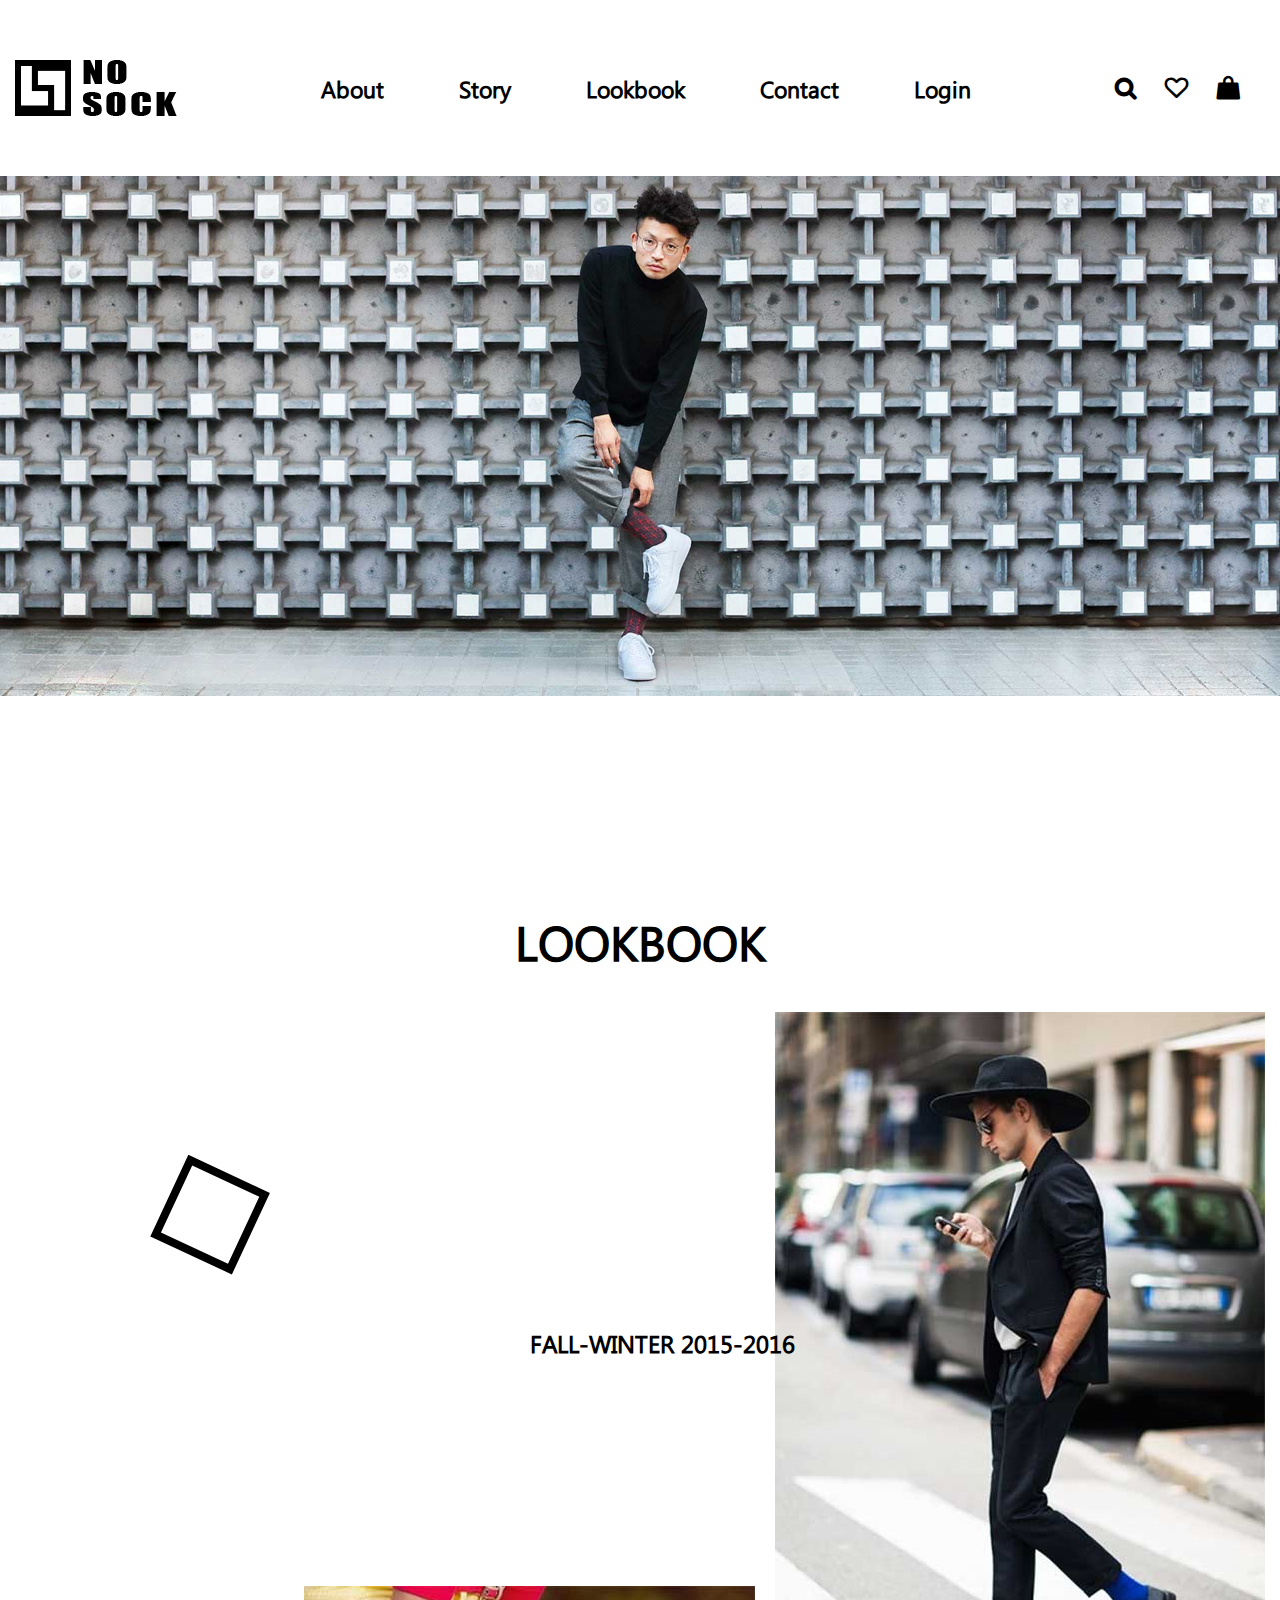
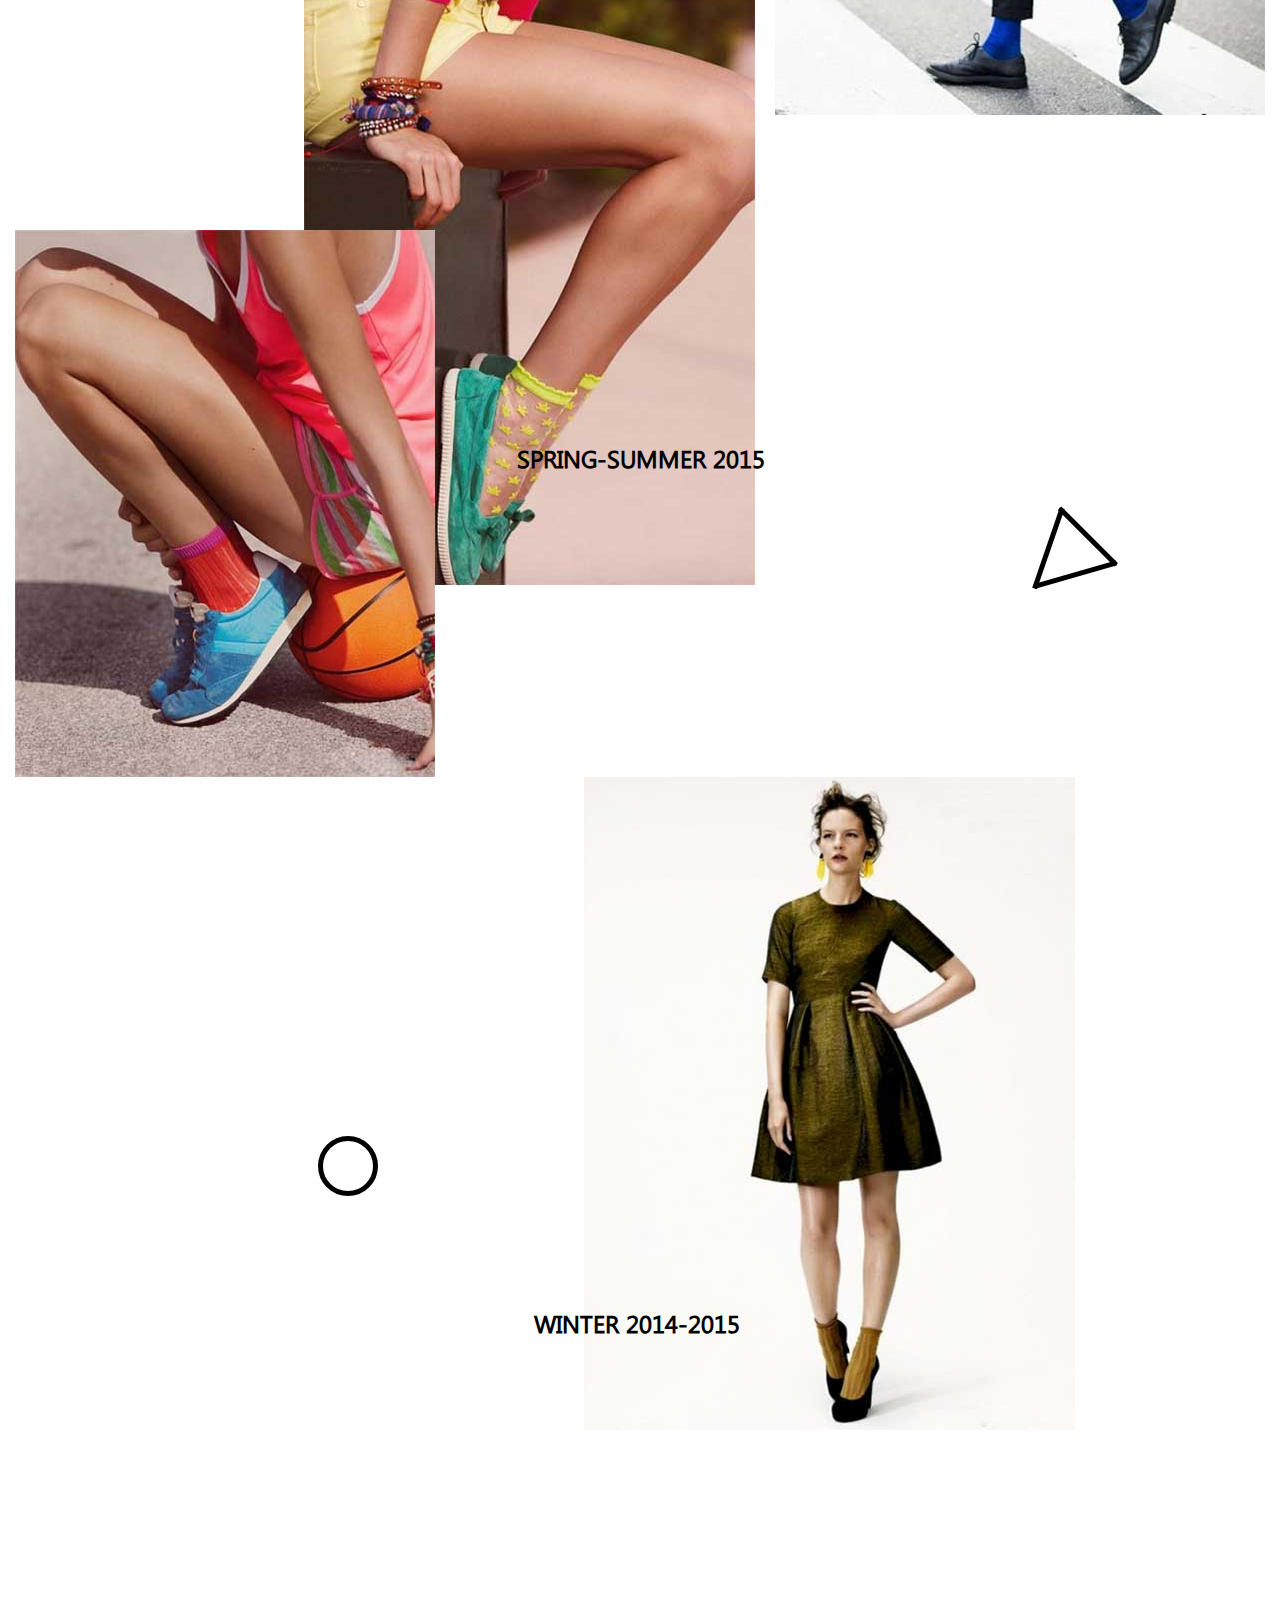
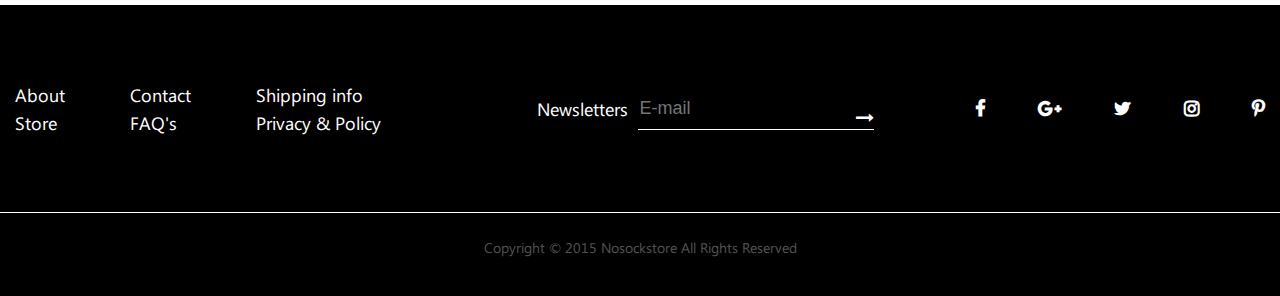
<file: index.html>
<!DOCTYPE html>
<html>
<head>
	<meta charset="utf-8">
	<meta http-equiv="X-UA-Compatible" content="IE=edge">
	<meta name="viewport" content="width=device-width,initial-scale=1">
	<title>NoSock</title>
	<link rel="stylesheet" href="./font-awesome-4.7.0/css/font-awesome.min.css">
	<link rel="stylesheet" href="./css/all.css">
</head>
<body>
	<header class="header">
		<div class="header-top container">
			<div class="logo">
				<a href="index.html">
					<img src="./images/logo.png" alt="NoSock">
				</a>
			</div>
			<nav class="menu">
				<ul class="menu_list">
					<li class="menu__item"><a href="#" class="menu__link">About</a></li>
					<li class="menu__item"><a href="#" class="menu__link">Story</a></li>
					<li class="menu__item"><a href="#" class="menu__link">Lookbook</a></li>
					<li class="menu__item"><a href="#" class="menu__link">Contact</a></li>
					<li class="menu__item"><a href="#" class="menu__link">Login</a></li>
				</ul>
			</nav>
			<div class="mobile_button">
				<span></span>
				<span></span>
				<span></span>
				<span></span>
			</div>
			<div class="function">
				<a href="#"><span class="fa fa-search function__item" aria-hidden="true"></span></a>
				<a href="wish_list.html"><span class="fa fa-heart-o function__item" aria-hidden="true"></span></a>
				<a href="cart.html"><span class="fa fa-shopping-bag function__item" aria-hidden="true"></span></a>
			</div>
		</div>
		<div class="header_banner">
			<img src="./images/banner.jpg" alt="NoSock">
		</div>
	</header>
	<div class="content container">
		<h3 class="caption">Lookbook</h3>	
		<div class="row_1">
			<div class="col_decor_1"></div>
			<div class="col_1">
				<p class="col_1_text">Fall-Winter 2015-2016</p>
				<div class="col_1_img">
					<a href="#"><img src="./images/photo.jpg" alt="NoSock"></a>
				</div>
			</div>
		</div>
		<div class="row_2">
			<div class="col_2">
				<div class="col_2_img">
					<a href="#"><img src="./images/photo-2.jpg" alt="NoSock"></a>
				</div>
				<div class="col_2_img_absolute">
					<a href="#"><img src="./images/photo-1.jpg" alt="NoSock"></a>
				</div>
				<p class="col_2_text">Spring-Summer 2015</p>
			</div>
			<div class="col_decor_2"></div>
		</div>
		<div class="row_3">
			<div class="col_3">
				<div class="col_decor_3"></div>
				<div class="col_3_img">
					<a href="#"><img src="./images/photo-3.jpg" alt="NoSock"></a>
				</div>
				<p class="col_3_text">Winter 2014-2015</p>
			</div>
		</div>
	</div>
	<footer class="footer">
		<div class="footer_wrapper container">
			<nav class="footer_menu_list">
				<ul>
					<li class="footer_menu__item"><a href="#" class="footer_menu__link">About</a></li>
					<li class="footer_menu__item"><a href="#" class="footer_menu__link">Store</a></li>
				</ul>
				<ul>
					<li class="footer_menu__item"><a href="#" class="footer_menu__link">Contact</a></li>
					<li class="footer_menu__item"><a href="#" class="footer_menu__link">FAQ's</a></li>
				</ul>
				<ul>
					<li class="footer_menu__item"><a href="#" class="footer_menu__link">Shipping info</a></li>
					<li class="footer_menu__item"><a href="#" class="footer_menu__link">Privacy & Policy</a></li>
				</ul>
			</nav>
			<div class="e-mail">
				<span class="e-mail_text">Newsletters</span>
				<form action="#">
					<input class="form_mail" type="text" placeholder="E-mail">
					<button class="button_footer">
						<i class="e-mail_button fa fa-long-arrow-right" aria-hidden="true"></i>
					</button>
				</form>
			</div>
			<div class="footer_social">
				<a href="#"><i class="footer_social_item fa fa-facebook" aria-hidden="true"></i></a>
				<a href="#"><i class="footer_social_item fa fa-google-plus" aria-hidden="true"></i></a>
				<a href="#"><i class="footer_social_item fa fa-twitter" aria-hidden="true"></i></a>
				<a href="#"><i class="footer_social_item fa fa-instagram" aria-hidden="true"></i></a>
				<a href="#"><i class="footer_social_item fa fa-pinterest-p" aria-hidden="true"></i></a>
			</div>
		</div>
		<div class="copyright">
			<p>Copyright © 2015 Nosockstore All Rights Reserved </p>
		</div>
	</footer>
	<script src="./js/jquery-3.3.1.min.js" type="text/javascript" charset="utf-8"></script>
	<script src="./js/all.js" type="text/javascript" charset="utf-8"></script>
</body>
</html>
</file>
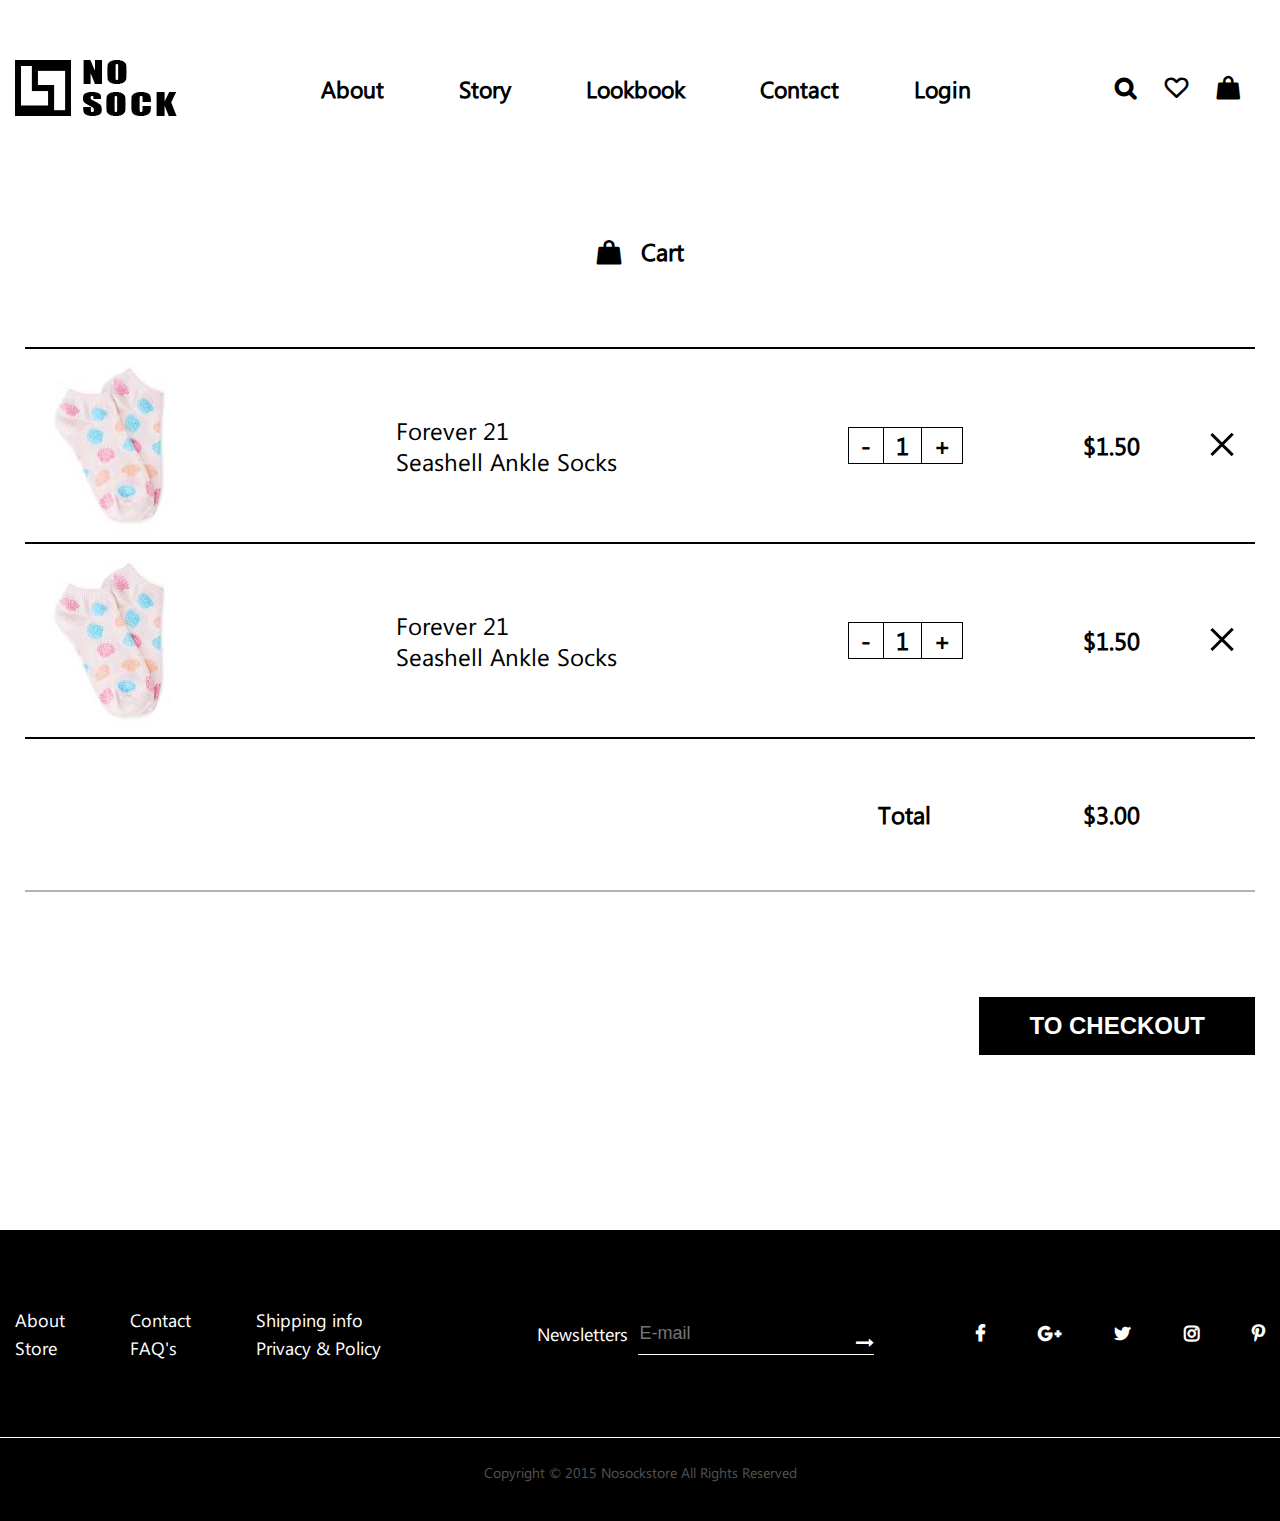
<file: cart.html>
<!DOCTYPE html>
<html>
<head>
	<meta charset="utf-8">
	<meta http-equiv="X-UA-Compatible" content="IE=edge">
	<meta name="viewport" content="width=device-width,initial-scale=1">
	<title>NoSock</title>
	<link rel="stylesheet" href="./font-awesome-4.7.0/css/font-awesome.min.css">
	<link rel="stylesheet" href="./css/all.css">
</head>
<body>
	<header class="header">
		<div class="header-top container">
			<div class="logo">
				<a href="index.html">
					<img src="./images/logo.png" alt="NoSock">
				</a>
			</div>
			<nav class="menu menu_position">
				<ul class="menu_list">
					<li class="menu__item"><a href="#" class="menu__link">About</a></li>
					<li class="menu__item"><a href="#" class="menu__link">Story</a></li>
					<li class="menu__item"><a href="#" class="menu__link">Lookbook</a></li>
					<li class="menu__item"><a href="#" class="menu__link">Contact</a></li>
					<li class="menu__item"><a href="#" class="menu__link">Login</a></li>
				</ul>
			</nav>
			<div class="mobile_button">
				<span></span>
				<span></span>
				<span></span>
				<span></span>
			</div>
			<div class="function">
				<a href="#"><span class="fa fa-search function__item" aria-hidden="true"></span></a>
				<a href="#"><span class="fa fa-heart-o function__item" aria-hidden="true"></span></a>
				<a href="#"><span class="fa fa-shopping-bag function__item" aria-hidden="true"></span></a>
			</div>
		</div>
	</header>
	<div class="cart_list">
		<div class="cart_caption">
			<a href="#"><i class="fa fa-shopping-bag shopping_link" aria-hidden="true"></i></a>
			<span class="cart_text">Cart</span>
		</div>
		<table class="table_cart">
			<tbody class="table__row">
				<tr class="table_list__item">
					<td class="table_list__product">
						<div><img src="./images/nosock-wish.jpg" alt="NoSock"></div>
					</td>
					<td class="table_list__product">
						<span class="table_list__product__name">Forever 21</span><br>
						<span class="table_list__product__name">Seashell Ankle Socks</span>
					</td>
					<td class="table_list__product">
						<div class="quantity">
							<a href="#" class="choice_quantity quantity_for_mobile">-</a>
							<a href="#" class="choice_quantity border_none quantity_for_mobile">1</a>
							<a href="#" class="choice_quantity quantity_for_mobile">+</a>
						</div>
					</td>
					<td class="table_list__product">
						<span class="table__price">$1.50</span>
					</td>
					<td class="table_list__product cart_table_product__last">
						<a href="#" class="cross"></a>
					</td>
				</tr>
				<tr class="table_list__item">
					<td class="wish_list__product">
						<div><img src="./images/nosock-wish.jpg" alt="NoSock"></div>
					</td>
					<td class="table_list__product">
						<span class="table_list__product__name">Forever 21</span><br>
						<span class="table_list__product__name">Seashell Ankle Socks</span>
					</td>
					<td class="table_list__product">
						<div class="quantity">
							<a href="#" class="choice_quantity quantity_for_mobile">-</a>
							<a href="#" class="choice_quantity border_none quantity_for_mobile">1</a>
							<a href="#" class="choice_quantity quantity_for_mobile">+</a>
						</div>
					</td>
					<td class="table_list__product">
						<span class="table__price">$1.50</span>
					</td>
					<td class="table_list__product cart_table_product__last">
						<a href="#" class="cross"></a>
					</td>
				</tr>
				<tr class="table_list__item cart_table_item_border">
					<td class="table_list__product">
					</td>
					<td class="table_list__product">
					</td>
					<td class="table_list__product cart__total">
						<span>Total</span>
					</td>
					<td class="table_list__product">
						<span class="table__price">$3.00</span>
					</td>
					<td class="table_list__product cart_table_product__last">
					</td>
				</tr>
			</tbody>
		</table>
		<form class="form_cart" action="#">
			<button class="button_price_cart"><span>To</span> Checkout</button>
		</form>
	</div>
	<footer class="footer">
		<div class="footer_wrapper container">
			<nav class="footer_menu_list">
				<ul>
					<li class="footer_menu__item"><a href="#" class="footer_menu__link">About</a></li>
					<li class="footer_menu__item"><a href="#" class="footer_menu__link">Store</a></li>
				</ul>
				<ul>
					<li class="footer_menu__item"><a href="#" class="footer_menu__link">Contact</a></li>
					<li class="footer_menu__item"><a href="#" class="footer_menu__link">FAQ's</a></li>
				</ul>
				<ul>
					<li class="footer_menu__item"><a href="#" class="footer_menu__link">Shipping info</a></li>
					<li class="footer_menu__item"><a href="#" class="footer_menu__link">Privacy & Policy</a></li>
				</ul>
			</nav>
			<div class="e-mail">
				<span class="e-mail_text">Newsletters</span>
				<form action="#">
					<input class="form_mail" type="text" placeholder="E-mail">
					<button class="button_footer">
						<i class="e-mail_button fa fa-long-arrow-right" aria-hidden="true"></i>
					</button>
				</form>
			</div>
			<div class="footer_social">
				<a href="#"><i class="footer_social_item fa fa-facebook" aria-hidden="true"></i></a>
				<a href="#"><i class="footer_social_item fa fa-google-plus" aria-hidden="true"></i></a>
				<a href="#"><i class="footer_social_item fa fa-twitter" aria-hidden="true"></i></a>
				<a href="#"><i class="footer_social_item fa fa-instagram" aria-hidden="true"></i></a>
				<a href="#"><i class="footer_social_item fa fa-pinterest-p" aria-hidden="true"></i></a>
			</div>
		</div>
		<div class="copyright">
			<p>Copyright © 2015 Nosockstore All Rights Reserved </p>
		</div>
	</footer>
	<script src="./js/jquery-3.3.1.min.js" type="text/javascript" charset="utf-8"></script>
	<script src="./js/all.js" type="text/javascript" charset="utf-8"></script>
</body>
</html>
</file>
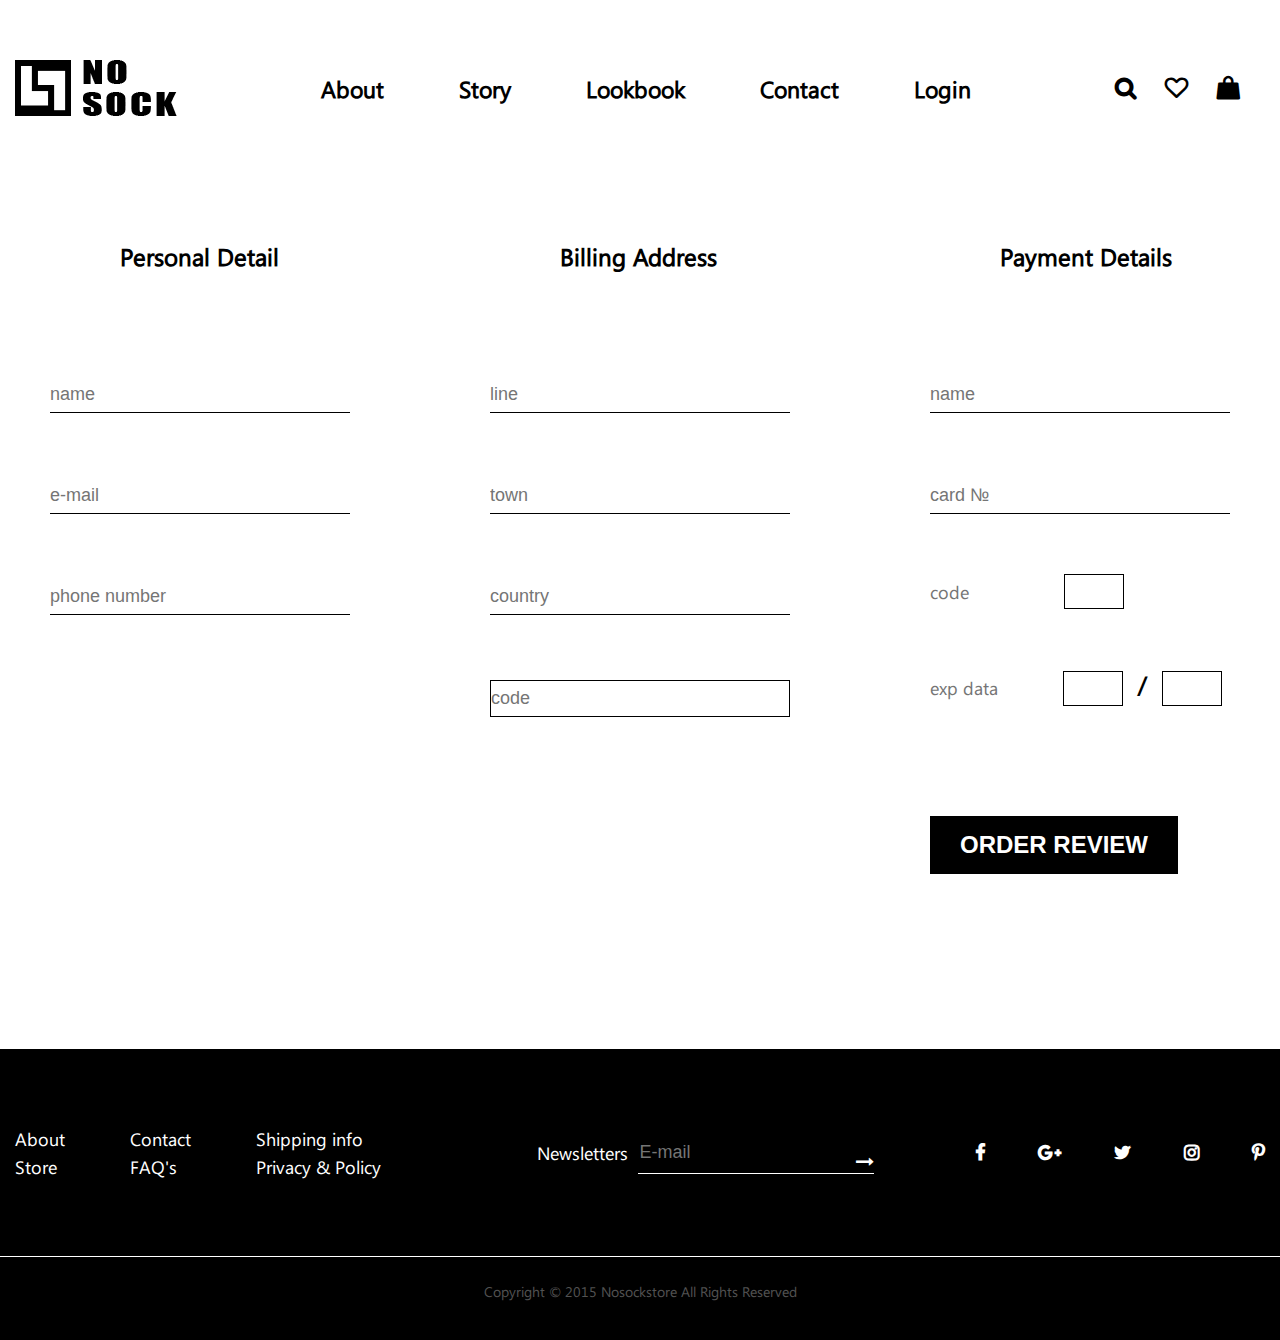
<file: chekout.html>
<!DOCTYPE html>
<html>
<head>
	<meta charset="utf-8">
	<meta http-equiv="X-UA-Compatible" content="IE=edge">
	<meta name="viewport" content="width=device-width,initial-scale=1">
	<title>NoSock</title>
	<link rel="stylesheet" href="./font-awesome-4.7.0/css/font-awesome.min.css">
	<link rel="stylesheet" href="./css/all.css">
</head>
<body>
	<header class="header">
		<div class="header-top container">
			<div class="logo">
				<a href="index.html">
					<img src="./images/logo.png" alt="NoSock">
				</a>
			</div>
			<nav class="menu menu_position">
				<ul class="menu_list">
					<li class="menu__item"><a href="#" class="menu__link">About</a></li>
					<li class="menu__item"><a href="#" class="menu__link">Story</a></li>
					<li class="menu__item"><a href="#" class="menu__link">Lookbook</a></li>
					<li class="menu__item"><a href="#" class="menu__link">Contact</a></li>
					<li class="menu__item"><a href="#" class="menu__link">Login</a></li>
				</ul>
			</nav>
			<div class="mobile_button">
				<span></span>
				<span></span>
				<span></span>
				<span></span>
			</div>
			<div class="function">
				<a href="#"><span class="fa fa-search function__item" aria-hidden="true"></span></a>
				<a href="#"><span class="fa fa-heart-o function__item" aria-hidden="true"></span></a>
				<a href="#"><span class="fa fa-shopping-bag function__item" aria-hidden="true"></span></a>
			</div>
		</div>
	</header>
	<div class="chekout container">
		<div class="chekout__item">
			<h2 class="chekout_name">Personal Detail</h2>
			<form class="form_chekout" action="#">
				<input type="text" class="input_chekout" placeholder="name">
				<input type="text" class="input_chekout" placeholder="e-mail">
				<input type="text" class="input_chekout" placeholder="phone number">
			</form>
		</div>
		<div class="chekout__item">
			<h2 class="chekout_name">Billing Address</h2>
			<form class="form_chekout" action="#">
				<input type="text" class="input_chekout" placeholder="line">
				<input type="text" class="input_chekout" placeholder="town">
				<input type="text" class="input_chekout" placeholder="country">
				<input type="text" class="input_chekout code_country" placeholder="code">
			</form>
		</div>
		<div class="chekout__item">
			<h2 class="chekout_name">Payment Details</h2>
			<form class="form_chekout" action="#">
				<input type="text" class="input_chekout" placeholder="name">
				<input type="text" class="input_chekout" placeholder="card №">
			</form>
			<div class="payment_detail">
				<span class="code">code</span>
				<form action="#">
					<input type="text" class="payment_input">
				</form>
			</div>
			<div class="payment_detail">
				<span class="exp_data">exp data</span>
				<form action="#">
					<input type="text" class="payment_input">
					<span class="partition">/</span>
					<input type="text" class="payment_input">
				</form>
			</div>
			<form class="main_button" action="#">
				<button class="button_price_chekout">Order Review</button>
			</form>
		</div>
	</div>
	<footer class="footer">
		<div class="footer_wrapper container">
			<nav class="footer_menu_list">
				<ul>
					<li class="footer_menu__item"><a href="#" class="footer_menu__link">About</a></li>
					<li class="footer_menu__item"><a href="#" class="footer_menu__link">Store</a></li>
				</ul>
				<ul>
					<li class="footer_menu__item"><a href="#" class="footer_menu__link">Contact</a></li>
					<li class="footer_menu__item"><a href="#" class="footer_menu__link">FAQ's</a></li>
				</ul>
				<ul>
					<li class="footer_menu__item"><a href="#" class="footer_menu__link">Shipping info</a></li>
					<li class="footer_menu__item"><a href="#" class="footer_menu__link">Privacy & Policy</a></li>
				</ul>
			</nav>
			<div class="e-mail">
				<span class="e-mail_text">Newsletters</span>
				<form action="#">
					<input class="form_mail" type="text" placeholder="E-mail">
					<button class="button_footer">
						<i class="e-mail_button fa fa-long-arrow-right" aria-hidden="true"></i>
					</button>
				</form>
			</div>
			<div class="footer_social">
				<a href="#"><i class="footer_social_item fa fa-facebook" aria-hidden="true"></i></a>
				<a href="#"><i class="footer_social_item fa fa-google-plus" aria-hidden="true"></i></a>
				<a href="#"><i class="footer_social_item fa fa-twitter" aria-hidden="true"></i></a>
				<a href="#"><i class="footer_social_item fa fa-instagram" aria-hidden="true"></i></a>
				<a href="#"><i class="footer_social_item fa fa-pinterest-p" aria-hidden="true"></i></a>
			</div>
		</div>
		<div class="copyright">
			<p>Copyright © 2015 Nosockstore All Rights Reserved </p>
		</div>
	</footer>
	<script src="./js/jquery-3.3.1.min.js" type="text/javascript" charset="utf-8"></script>
	<script src="./js/all.js" type="text/javascript" charset="utf-8"></script>
</body>
</html>
</file>
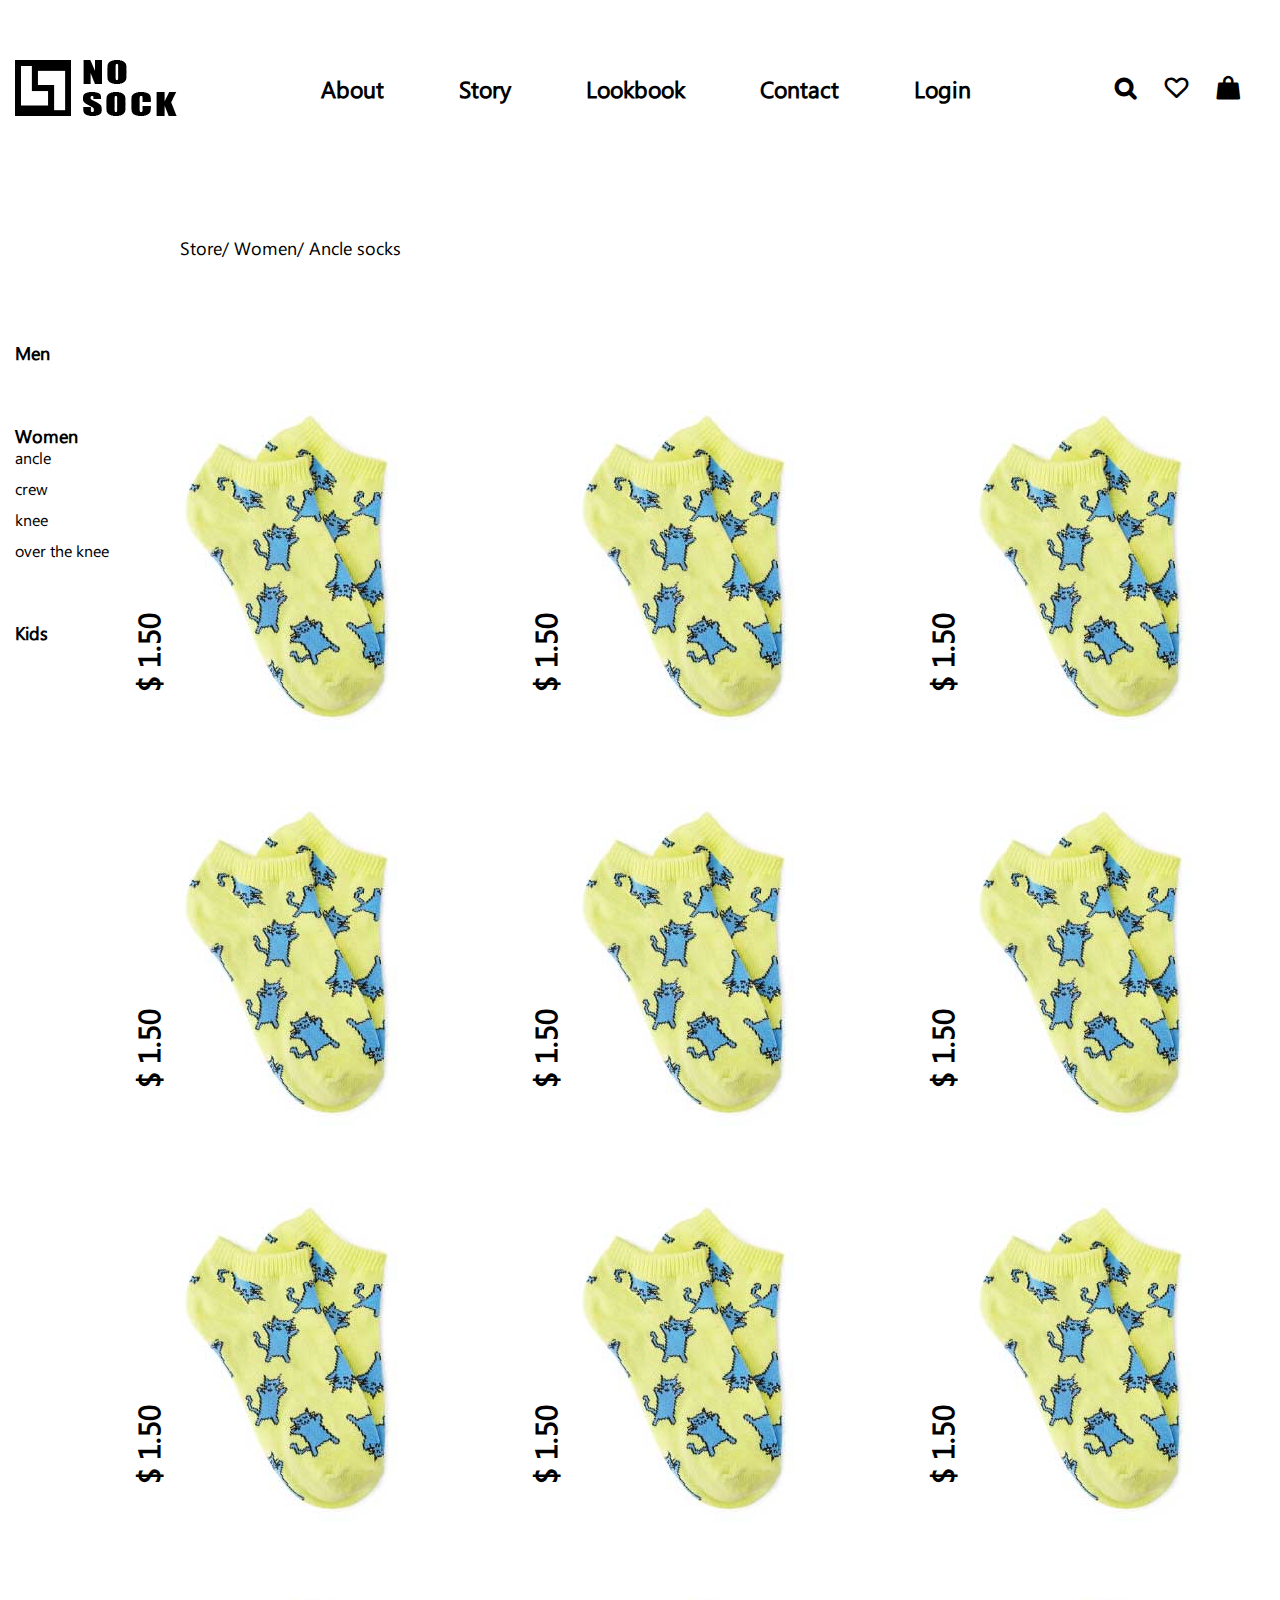
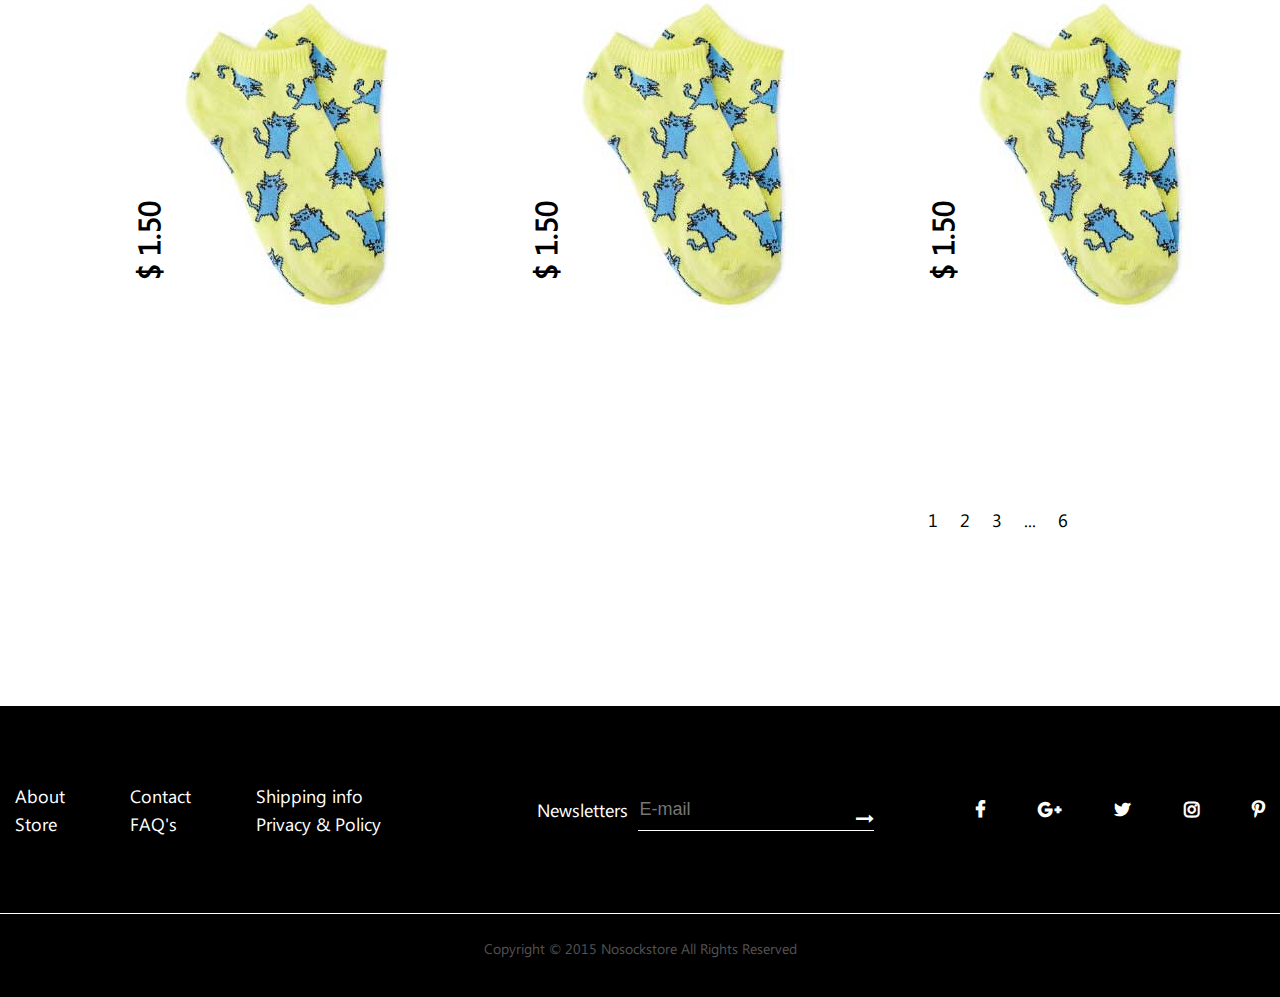
<file: product_grid.html>
<!DOCTYPE html>
<html>
<head>
	<meta charset="utf-8">
	<meta http-equiv="X-UA-Compatible" content="IE=edge">
	<meta name="viewport" content="width=device-width,initial-scale=1">
	<title>NoSock</title>
	<link rel="stylesheet" href="./font-awesome-4.7.0/css/font-awesome.min.css">
	<link rel="stylesheet" href="./css/all.css">
</head>
<body>
	<header class="header">
		<div class="header-top container">
			<div class="logo">
				<a href="index.html">
					<img src="./images/logo.png" alt="NoSock">
				</a>
			</div>
			<nav class="menu menu_position">
				<ul class="menu_list">
					<li class="menu__item"><a href="#" class="menu__link">About</a></li>
					<li class="menu__item"><a href="#" class="menu__link">Story</a></li>
					<li class="menu__item"><a href="#" class="menu__link">Lookbook</a></li>
					<li class="menu__item"><a href="#" class="menu__link">Contact</a></li>
					<li class="menu__item"><a href="#" class="menu__link">Login</a></li>
				</ul>
			</nav>
			<div class="mobile_button">
				<span></span>
				<span></span>
				<span></span>
				<span></span>
			</div>
			<div class="function">
				<a href="#"><span class="fa fa-search function__item" aria-hidden="true"></span></a>
				<a href="wish_list.html"><span class="fa fa-heart-o function__item" aria-hidden="true"></span></a>
				<a href="cart.html"><span class="fa fa-shopping-bag function__item" aria-hidden="true"></span></a>
			</div>
		</div>
	</header>
	<div class="content_product_grid container">
		<div class="menu_grid">
			<ul class="menu_grid__list">
				<li class="menu_grid_item"><a class="menu_grid_link" href="#">Men</a></li>
				<li class="menu_grid_item">
					<a class="menu_grid_link" href="#">Women</a>
					<ul class="submenu_grid_list">
						<li class="submenu_grid_item"><a class="submenu_grid_link" href="#">ancle</a></li>
						<li class="submenu_grid_item"><a class="submenu_grid_link" href="#">crew</a></li>
						<li class="submenu_grid_item"><a class="submenu_grid_link" href="#">knee</a></li>
						<li class="submenu_grid_item"><a class="submenu_grid_link" href="#">over the knee</a></li>
					</ul>
				</li>
				<li class="menu_grid_item"><a class="menu_grid_link" href="#">Kids</a></li>
			</ul>
		</div>
		<div class="product_grid">
			<div class="breadcrumb">
				<ul class="breadcrumb__list">
					<li class="breadcrumb__item"><a class="breadcrumb__link" href="#">Store/ </a></li>
					<li class="breadcrumb__item"><a class="breadcrumb__link" href="#">Women/ </a></li>
					<li class="breadcrumb__item"><a class="breadcrumb__link" href="#">Ancle socks</a></li>
				</ul>
			</div>
			<div class="grid">
				<div class="grid__item">
					<div class="grid__img">
						<img src="./images/nosock-1.jpg" alt="NoSock">
					</div>
					<span class="price">$ 1.50</span>
					<div class="grid__item_hover">
						<div class="socila_grid">
							<a href="#"><i class="fa fa-heart-o function__item" aria-hidden="true"></i></a>
							<a href="#"><span class="fa fa-shopping-bag function__item function__item_none" aria-hidden="true"></span></a>
						</div>
						<div class="grid__item_hover_text">
							<h4>Forever 21</h4>
							<p>Crab Pattern Ankle Socks</p>
						</div>
					</div>
				</div>
				<div class="grid__item">
					<div class="grid__img">
						<img src="./images/nosock-1.jpg" alt="NoSock">
					</div>
					<span class="price">$ 1.50</span>
					<div class="grid__item_hover">
						<div class="socila_grid">
							<a href="#"><i class="fa fa-heart-o function__item" aria-hidden="true"></i></a>
							<a href="#"><span class="fa fa-shopping-bag function__item function__item_none" aria-hidden="true"></span></a>
						</div>
						<div class="grid__item_hover_text">
							<h4>Forever 21</h4>
							<p>Crab Pattern Ankle Socks</p>
						</div>
					</div>
				</div>
				<div class="grid__item">
					<div class="grid__img">
						<img src="./images/nosock-1.jpg" alt="NoSock">
					</div>
					<span class="price">$ 1.50</span>
					<div class="grid__item_hover">
						<div class="socila_grid">
							<a href="#"><i class="fa fa-heart-o function__item" aria-hidden="true"></i></a>
							<a href="#"><span class="fa fa-shopping-bag function__item function__item_none" aria-hidden="true"></span></a>
						</div>
						<div class="grid__item_hover_text">
							<h4>Forever 21</h4>
							<p>Crab Pattern Ankle Socks</p>
						</div>
					</div>
				</div>
				<div class="grid__item">
					<div class="grid__img">
						<img src="./images/nosock-1.jpg" alt="NoSock">
					</div>
					<span class="price">$ 1.50</span>
					<div class="grid__item_hover">
						<div class="socila_grid">
							<a href="#"><i class="fa fa-heart-o function__item" aria-hidden="true"></i></a>
							<a href="#"><span class="fa fa-shopping-bag function__item function__item_none" aria-hidden="true"></span></a>
						</div>
						<div class="grid__item_hover_text">
							<h4>Forever 21</h4>
							<p>Crab Pattern Ankle Socks</p>
						</div>
					</div>
				</div>
				<div class="grid__item">
					<div class="grid__img">
						<img src="./images/nosock-1.jpg" alt="NoSock">
					</div>
					<span class="price">$ 1.50</span>
					<div class="grid__item_hover">
						<div class="socila_grid">
							<a href="#"><i class="fa fa-heart-o function__item" aria-hidden="true"></i></a>
							<a href="#"><span class="fa fa-shopping-bag function__item function__item_none" aria-hidden="true"></span></a>
						</div>>
						<div class="grid__item_hover_text">
							<h4>Forever 21</h4>
							<p>Crab Pattern Ankle Socks</p>
						</div>
					</div>
				</div>
				<div class="grid__item">
					<div class="grid__img">
						<img src="./images/nosock-1.jpg" alt="NoSock">
					</div>
					<span class="price">$ 1.50</span>
					<div class="grid__item_hover">
						<div class="socila_grid">
							<a href="#"><i class="fa fa-heart-o function__item" aria-hidden="true"></i></a>
							<a href="#"><span class="fa fa-shopping-bag function__item function__item_none" aria-hidden="true"></span></a>
						</div>
						<div class="grid__item_hover_text">
							<h4>Forever 21</h4>
							<p>Crab Pattern Ankle Socks</p>
						</div>
					</div>
				</div>
				<div class="grid__item">
					<div class="grid__img">
						<img src="./images/nosock-1.jpg" alt="NoSock">
					</div>
					<span class="price">$ 1.50</span>
					<div class="grid__item_hover">
						<div class="socila_grid">
							<a href="#"><i class="fa fa-heart-o function__item" aria-hidden="true"></i></a>
							<a href="#"><span class="fa fa-shopping-bag function__item function__item_none" aria-hidden="true"></span></a>
						</div>>
						<div class="grid__item_hover_text">
							<h4>Forever 21</h4>
							<p>Crab Pattern Ankle Socks</p>
						</div>
					</div>
				</div>
				<div class="grid__item">
					<div class="grid__img">
						<img src="./images/nosock-1.jpg" alt="NoSock">
					</div>
					<span class="price">$ 1.50</span>
					<div class="grid__item_hover">
						<div class="socila_grid">
							<a href="#"><i class="fa fa-heart-o function__item" aria-hidden="true"></i></a>
							<a href="#"><span class="fa fa-shopping-bag function__item function__item_none" aria-hidden="true"></span></a>
						</div>
						<div class="grid__item_hover_text">
							<h4>Forever 21</h4>
							<p>Crab Pattern Ankle Socks</p>
						</div>
					</div>
				</div>
				<div class="grid__item">
					<div class="grid__img">
						<img src="./images/nosock-1.jpg" alt="NoSock">
					</div>
					<span class="price">$ 1.50</span>
					<div class="grid__item_hover">
						<div class="socila_grid">
							<a href="#"><i class="fa fa-heart-o function__item" aria-hidden="true"></i></a>
							<a href="#"><span class="fa fa-shopping-bag function__item function__item_none" aria-hidden="true"></span></a>
						</div>
						<div class="grid__item_hover_text">
							<h4>Forever 21</h4>
							<p>Crab Pattern Ankle Socks</p>
						</div>
					</div>
				</div>
				<div class="grid__item">
					<div class="grid__img">
						<img src="./images/nosock-1.jpg" alt="NoSock">
					</div>
					<span class="price">$ 1.50</span>
					<div class="grid__item_hover">
						<div class="socila_grid">
							<a href="#"><i class="fa fa-heart-o function__item" aria-hidden="true"></i></a>
							<a href="#"><span class="fa fa-shopping-bag function__item function__item_none" aria-hidden="true"></span></a>
						</div>
						<div class="grid__item_hover_text">
							<h4>Forever 21</h4>
							<p>Crab Pattern Ankle Socks</p>
						</div>
					</div>
				</div>
				<div class="grid__item">
					<div class="grid__img">
						<img src="./images/nosock-1.jpg" alt="NoSock">
					</div>
					<span class="price">$ 1.50</span>
					<div class="grid__item_hover">
						<div class="socila_grid">
							<a href="#"><i class="fa fa-heart-o function__item" aria-hidden="true"></i></a>
							<a href="#"><span class="fa fa-shopping-bag function__item function__item_none" aria-hidden="true"></span></a>
						</div>
						<div class="grid__item_hover_text">
							<h4>Forever 21</h4>
							<p>Crab Pattern Ankle Socks</p>
						</div>
					</div>
				</div>
				<div class="grid__item">
					<div class="grid__img">
						<img src="./images/nosock-1.jpg" alt="NoSock">
					</div>
					<span class="price">$ 1.50</span>
					<div class="grid__item_hover">
						<div class="socila_grid">
							<a href="#"><i class="fa fa-heart-o function__item" aria-hidden="true"></i></a>
							<a href="#"><span class="fa fa-shopping-bag function__item function__item_none" aria-hidden="true"></span></a>
						</div>
						<div class="grid__item_hover_text">
							<h4>Forever 21</h4>
							<p>Crab Pattern Ankle Socks</p>
						</div>
					</div>
				</div>
			</div>
		</div>
	</div>
	<div class="pagination container">
			<ul class="pagination_list">
				<li class="pagination__item"><a class="pagination__link" href="#">1</a></li>
				<li class="pagination__item"><a class="pagination__link" href="#">2</a></li>
				<li class="pagination__item"><a class="pagination__link" href="#">3</a></li>
				<li class="pagination__item"><a class="pagination__link" href="#">...</a></li>
				<li class="pagination__item"><a class="pagination__link" href="#">6</a></li>
			</ul>
	</div>
	<footer class="footer">
		<div class="footer_wrapper container">
			<nav class="footer_menu_list">
				<ul>
					<li class="footer_menu__item"><a href="#" class="footer_menu__link">About</a></li>
					<li class="footer_menu__item"><a href="#" class="footer_menu__link">Store</a></li>
				</ul>
				<ul>
					<li class="footer_menu__item"><a href="#" class="footer_menu__link">Contact</a></li>
					<li class="footer_menu__item"><a href="#" class="footer_menu__link">FAQ's</a></li>
				</ul>
				<ul>
					<li class="footer_menu__item"><a href="#" class="footer_menu__link">Shipping info</a></li>
					<li class="footer_menu__item"><a href="#" class="footer_menu__link">Privacy & Policy</a></li>
				</ul>
			</nav>
			<div class="e-mail">
				<span class="e-mail_text">Newsletters</span>
				<form action="#">
					<input class="form_mail" type="text" placeholder="E-mail">
					<button class="button_footer">
						<i class="e-mail_button fa fa-long-arrow-right" aria-hidden="true"></i>
					</button>
				</form>
			</div>
			<div class="footer_social">
				<a href="#"><i class="footer_social_item fa fa-facebook" aria-hidden="true"></i></a>
				<a href="#"><i class="footer_social_item fa fa-google-plus" aria-hidden="true"></i></a>
				<a href="#"><i class="footer_social_item fa fa-twitter" aria-hidden="true"></i></a>
				<a href="#"><i class="footer_social_item fa fa-instagram" aria-hidden="true"></i></a>
				<a href="#"><i class="footer_social_item fa fa-pinterest-p" aria-hidden="true"></i></a>
			</div>
		</div>
		<div class="copyright">
			<p>Copyright © 2015 Nosockstore All Rights Reserved </p>
		</div>
	</footer>
	<script src="./js/jquery-3.3.1.min.js" type="text/javascript" charset="utf-8"></script>
	<script src="./js/all.js" type="text/javascript" charset="utf-8"></script>
</body>
</html>
</file>
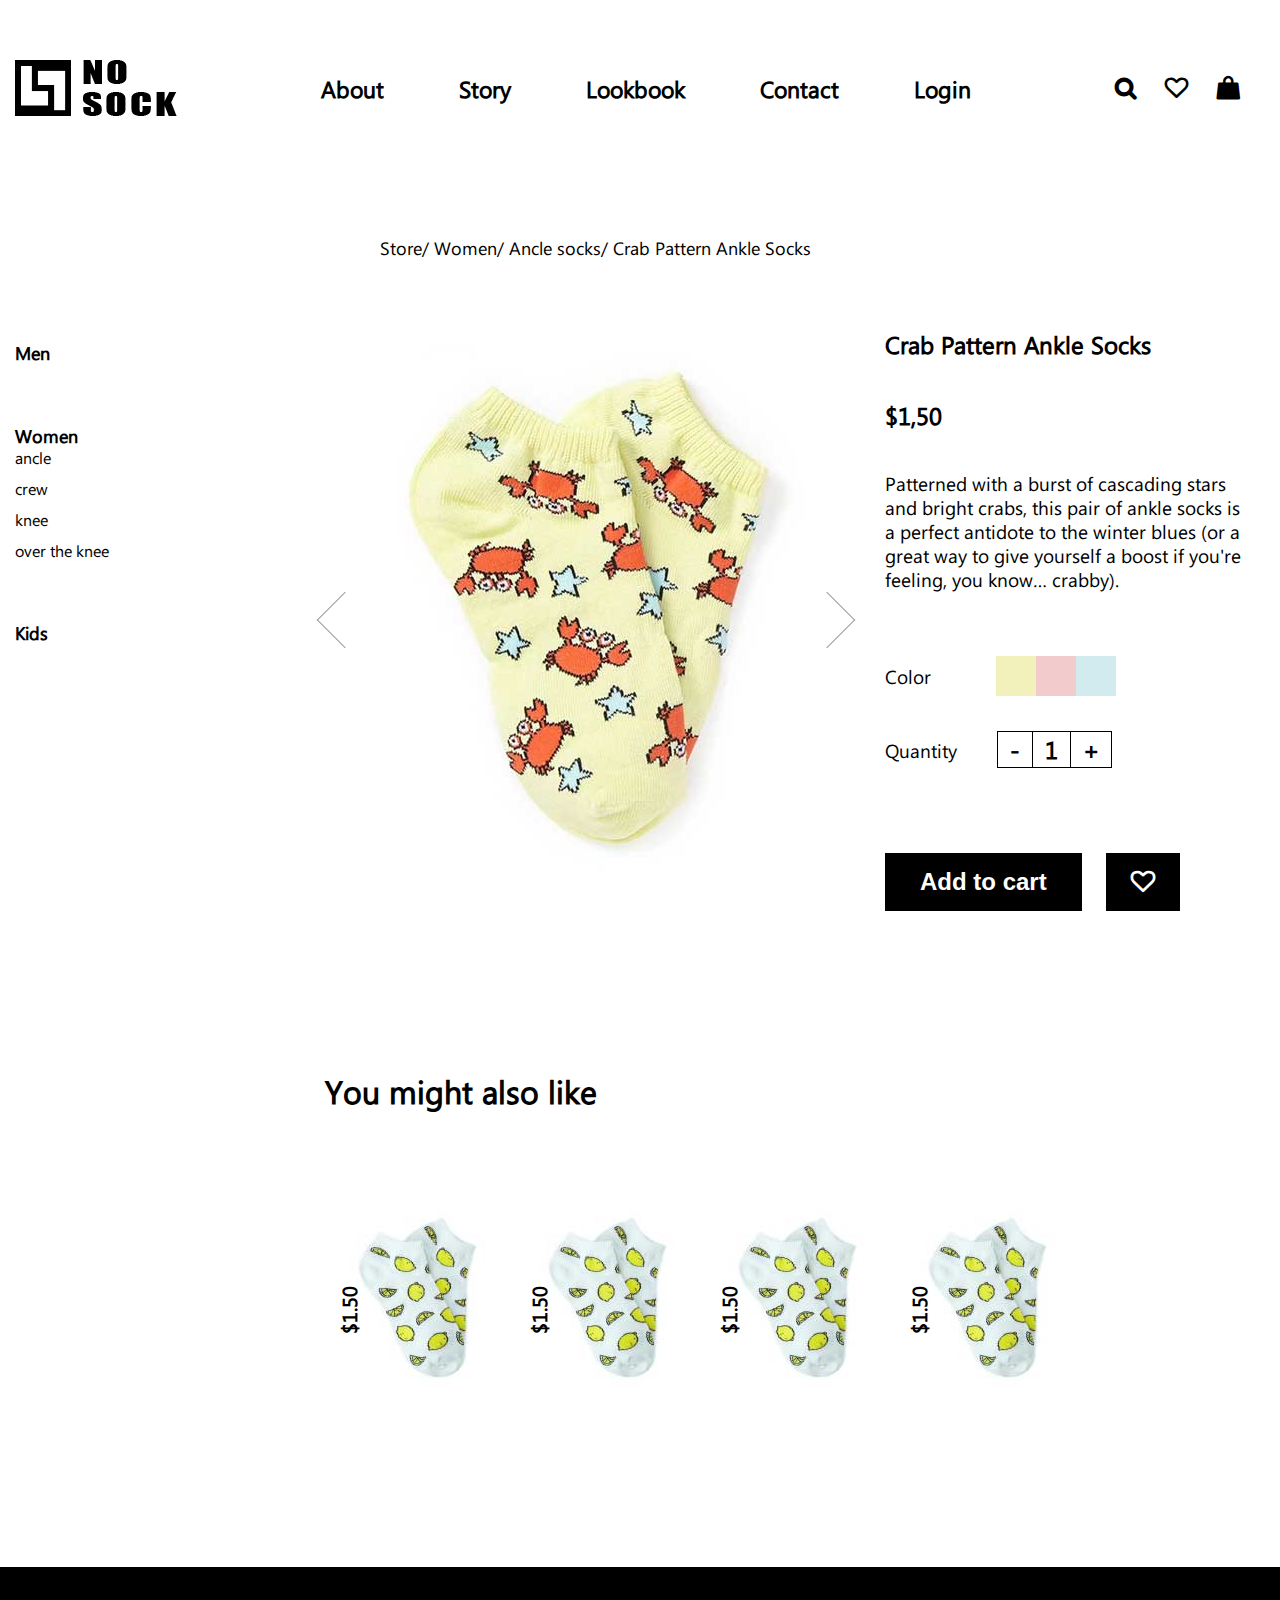
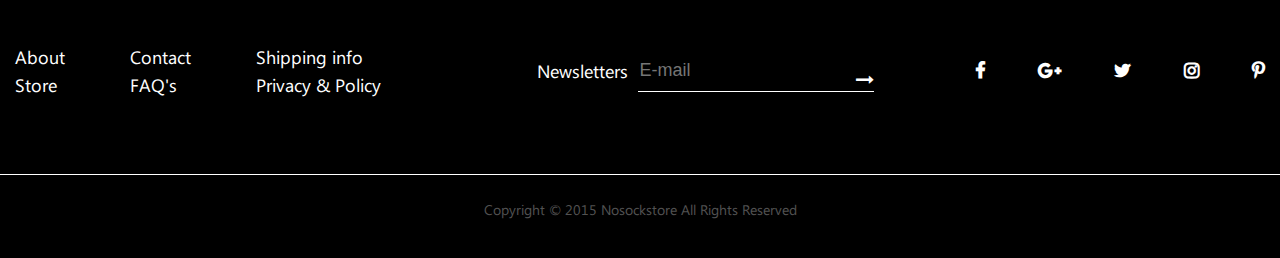
<file: product_page.html>
<!DOCTYPE html>
<html>
<head>
	<meta charset="utf-8">
	<meta http-equiv="X-UA-Compatible" content="IE=edge">
	<meta name="viewport" content="width=device-width,initial-scale=1">
	<title>NoSock</title>
	<link rel="stylesheet" href="./font-awesome-4.7.0/css/font-awesome.min.css">
	<link rel="stylesheet" href="./css/all.css">
</head>
<body>
	<header class="header">
		<div class="header-top container">
			<div class="logo">
				<a href="index.html">
					<img src="./images/logo.png" alt="NoSock">
				</a>
			</div>
			<nav class="menu menu_position">
				<ul class="menu_list">
					<li class="menu__item"><a href="#" class="menu__link">About</a></li>
					<li class="menu__item"><a href="#" class="menu__link">Story</a></li>
					<li class="menu__item"><a href="#" class="menu__link">Lookbook</a></li>
					<li class="menu__item"><a href="#" class="menu__link">Contact</a></li>
					<li class="menu__item"><a href="#" class="menu__link">Login</a></li>
				</ul>
			</nav>
			<div class="mobile_button">
				<span></span>
				<span></span>
				<span></span>
				<span></span>
			</div>
			<div class="function">
				<a href="#"><span class="fa fa-search function__item" aria-hidden="true"></span></a>
				<a href="#"><span class="fa fa-heart-o function__item" aria-hidden="true"></span></a>
				<a href="#"><span class="fa fa-shopping-bag function__item" aria-hidden="true"></span></a>
			</div>
		</div>
	</header>
	<div class="product_one_wrapper container">
		<div class="menu_grid">
			<ul class="menu_grid__list">
				<li class="menu_grid_item"><a class="menu_grid_link" href="#">Men</a></li>
				<li class="menu_grid_item">
					<a class="menu_grid_link" href="#">Women</a>
					<ul class="submenu_grid_list">
						<li class="submenu_grid_item"><a class="submenu_grid_link" href="#">ancle</a></li>
						<li class="submenu_grid_item"><a class="submenu_grid_link" href="#">crew</a></li>
						<li class="submenu_grid_item"><a class="submenu_grid_link" href="#">knee</a></li>
						<li class="submenu_grid_item"><a class="submenu_grid_link" href="#">over the knee</a></li>
					</ul>
				</li>
				<li class="menu_grid_item"><a class="menu_grid_link" href="#">Kids</a></li>
			</ul>
		</div>
		<div class="product_one">
			<div class="breadcrumb">
				<ul class="breadcrumb__list">
					<li class="breadcrumb__item"><a class="breadcrumb__link" href="#">Store/</a></li>
					<li class="breadcrumb__item"><a class="breadcrumb__link" href="#">Women/</a></li>
					<li class="breadcrumb__item"><a class="breadcrumb__link" href="#">Ancle socks/</a></li>
					<li class="breadcrumb__item"><a class="breadcrumb__link" href="#">Crab Pattern Ankle Socks</a></li>
				</ul>
			</div>
			<div class="product_one_main">
				<div class="product_img">
					<div><img src="./images/nosock-one.jpg" alt="NoSock"></div>
					<a class="arrow_left" href="#"></a>
					<a class="arrow_right" href="#"></a>
				</div>
				<div class="about_product">
					<h2 class="name_product">Crab Pattern Ankle Socks</h2>
					<h2 class="price_product">$1,50</h2>
					<div class="product_img_mobile">
					<div><img src="./images/nosock-one.jpg" alt="NoSock"></div>
						<a class="arrow_left" href="#"></a>
						<a class="arrow_right" href="#"></a>
					</div>
					<p class="product_text">Patterned with a burst of cascading stars and bright crabs, this pair of ankle socks is a perfect antidote to the winter blues (or a great way to give yourself a boost if you're feeling, you know… crabby).</p>
					<div class="product_color">
						<span>Color</span>
						<a href="#" class="change_color"></a>
						<a href="#" class="change_color"></a>
						<a href="#" class="change_color"></a>
					</div>
					<div class="quantity">
						<span class="quantity_text">Quantity</span>
						<a href="#" class="choice_quantity">-</a>
						<a href="#" class="choice_quantity border_none">1</a>
						<a href="#" class="choice_quantity">+</a>
					</div>
					<form class="form_price" >
						<button class="button_price">Add to cart</button>
						<button class="button_price">
							<i class="fa fa-heart-o button_like" aria-hidden="true"></i>
						</button>
					</form>
				</div>
			</div>
			<div class="also_like">
				<h2 class="also_like_text">You might also like</h2>
				<div class="also_like__list">
					<div class="also_like__item">
						<div class="also_like__img">
							<img src="./images/nosock-also-like.jpg" alt="NoSock">
						</div>
						<span class="also_like_price">$1.50</span>
						<div class="also_like_hover">
							<span class="forever">Forever 21</span>
							<div class="hover_choice">
								<a href="#"><i class="fa fa-heart-o also_like_choice" aria-hidden="true"></i></a>
								<a href="#"><i class="fa fa-shopping-bag also_like_choice" aria-hidden="true"></i></a>
							</div>
							<p class="also_like_hover_text">Abstract Snowflake Ankle Socks</p>
						</div>
					</div>
					<div class="also_like__item">
						<div class="also_like__img">
							<img src="./images/nosock-also-like.jpg" alt="NoSock">
						</div>
						<span class="also_like_price">$1.50</span>
						<div class="also_like_hover">
							<span class="forever">Forever 21</span>
							<div class="hover_choice">
								<a href="#"><i class="fa fa-heart-o also_like_choice" aria-hidden="true"></i></a>
								<a href="#"><i class="fa fa-shopping-bag also_like_choice" aria-hidden="true"></i></a>
							</div>
							<p class="also_like_hover_text">Abstract Snowflake Ankle Socks</p>
						</div>
					</div>
					<div class="also_like__item">
						<div class="also_like__img">
							<img src="./images/nosock-also-like.jpg" alt="NoSock">
						</div>
						<span class="also_like_price">$1.50</span>
						<div class="also_like_hover">
							<span class="forever">Forever 21</span>
							<div class="hover_choice">
								<a href="#"><i class="fa fa-heart-o also_like_choice" aria-hidden="true"></i></a>
								<a href="#"><i class="fa fa-shopping-bag also_like_choice" aria-hidden="true"></i></a>
							</div>
							<p class="also_like_hover_text">Abstract Snowflake Ankle Socks</p>
						</div>
					</div>
					<div class="also_like__item">
						<div class="also_like__img">
							<img src="./images/nosock-also-like.jpg" alt="NoSock">
						</div>
						<span class="also_like_price">$1.50</span>
						<div class="also_like_hover">
							<span class="forever">Forever 21</span>
							<div class="hover_choice">
								<a href="#"><i class="fa fa-heart-o also_like_choice" aria-hidden="true"></i></a>
								<a href="#"><i class="fa fa-shopping-bag also_like_choice" aria-hidden="true"></i></a>
							</div>
							<p class="also_like_hover_text">Abstract Snowflake Ankle Socks</p>
						</div>
					</div>
				</div>
			</div>
		</div>
	</div>
	<footer class="footer">
		<div class="footer_wrapper container">
			<nav class="footer_menu_list">
				<ul>
					<li class="footer_menu__item"><a href="#" class="footer_menu__link">About</a></li>
					<li class="footer_menu__item"><a href="#" class="footer_menu__link">Store</a></li>
				</ul>
				<ul>
					<li class="footer_menu__item"><a href="#" class="footer_menu__link">Contact</a></li>
					<li class="footer_menu__item"><a href="#" class="footer_menu__link">FAQ's</a></li>
				</ul>
				<ul>
					<li class="footer_menu__item"><a href="#" class="footer_menu__link">Shipping info</a></li>
					<li class="footer_menu__item"><a href="#" class="footer_menu__link">Privacy & Policy</a></li>
				</ul>
			</nav>
			<div class="e-mail">
				<span class="e-mail_text">Newsletters</span>
				<form action="#">
					<input class="form_mail" type="text" placeholder="E-mail">
					<button class="button_footer">
						<i class="e-mail_button fa fa-long-arrow-right" aria-hidden="true"></i>
					</button>
				</form>
			</div>
			<div class="footer_social">
				<a href="#"><i class="footer_social_item fa fa-facebook" aria-hidden="true"></i></a>
				<a href="#"><i class="footer_social_item fa fa-google-plus" aria-hidden="true"></i></a>
				<a href="#"><i class="footer_social_item fa fa-twitter" aria-hidden="true"></i></a>
				<a href="#"><i class="footer_social_item fa fa-instagram" aria-hidden="true"></i></a>
				<a href="#"><i class="footer_social_item fa fa-pinterest-p" aria-hidden="true"></i></a>
			</div>
		</div>
		<div class="copyright">
			<p>Copyright © 2015 Nosockstore All Rights Reserved </p>
		</div>
	</footer>
	<script src="./js/jquery-3.3.1.min.js" type="text/javascript" charset="utf-8"></script>
	<script src="./js/all.js" type="text/javascript" charset="utf-8"></script>
</body>
</html>
</file>
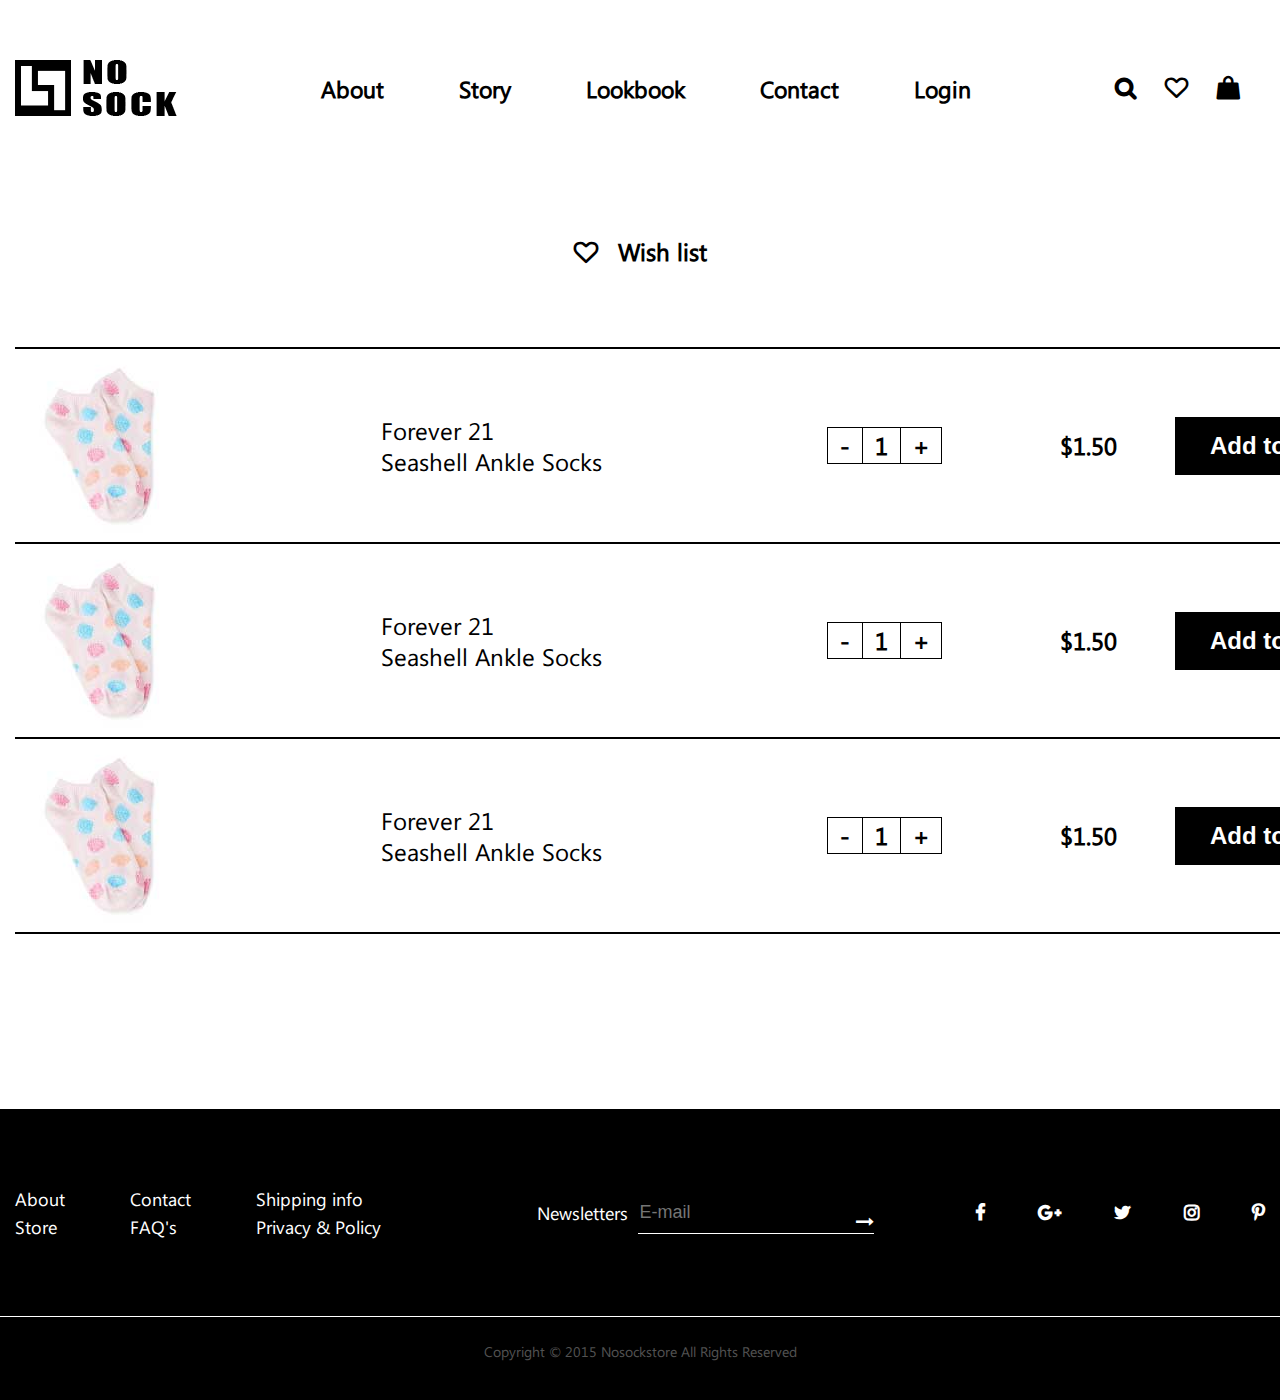
<file: wish_list.html>
<!DOCTYPE html>
<html>
<head>
	<meta charset="utf-8">
	<meta http-equiv="X-UA-Compatible" content="IE=edge">
	<meta name="viewport" content="width=device-width,initial-scale=1">
	<title>NoSock</title>
	<link rel="stylesheet" href="./font-awesome-4.7.0/css/font-awesome.min.css">
	<link rel="stylesheet" href="./css/all.css">
</head>
<body>
	<header class="header">
		<div class="header-top container">
			<div class="logo">
				<a href="index.html">
					<img src="./images/logo.png" alt="NoSock">
				</a>
			</div>
			<nav class="menu menu_position">
				<ul class="menu_list">
					<li class="menu__item"><a href="#" class="menu__link">About</a></li>
					<li class="menu__item"><a href="#" class="menu__link">Story</a></li>
					<li class="menu__item"><a href="#" class="menu__link">Lookbook</a></li>
					<li class="menu__item"><a href="#" class="menu__link">Contact</a></li>
					<li class="menu__item"><a href="#" class="menu__link">Login</a></li>
				</ul>
			</nav>
			<div class="mobile_button">
				<span></span>
				<span></span>
				<span></span>
				<span></span>
			</div>
			<div class="function">
				<a href="#"><span class="fa fa-search function__item" aria-hidden="true"></span></a>
				<a href="#"><span class="fa fa-heart-o function__item" aria-hidden="true"></span></a>
				<a href="#"><span class="fa fa-shopping-bag function__item" aria-hidden="true"></span></a>
			</div>
		</div>
	</header>	
	<div class="wish_list">
		<div class="wish_caption">
			<a href="#"><i class="fa fa-heart-o wish_heart" aria-hidden="true"></i></a>
			<span class="wish_text">Wish list</span>
		</div>
		<table class="table_wish">
			<tbody class="wish_table__row">
				<tr class="table_list__item">
					<td class="table_list__product">
						<div><img src="./images/nosock-wish.jpg" alt="NoSock"></div>
					</td>
					<td class="table_list__product">
						<span class="table_list__product__name">Forever 21</span><br>
						<span class="table_list__product__name">Seashell Ankle Socks</span>
					</td>
					<td class="table_list__product">
						<div class="quantity">
							<a href="#" class="choice_quantity quantity_for_mobile">-</a>
							<a href="#" class="choice_quantity border_none quantity_for_mobile">1</a>
							<a href="#" class="choice_quantity quantity_for_mobile">+</a>
						</div>
					</td>
					<td class="table_list__product">
						<span class="table__price">$1.50</span>
					</td>
					<td class="table_list__product wish_table_product__last">
						<form>
							<button class="button_price wish_button__price">Add to cart</button>
						</form>
					</td>
				</tr>
				<tr class="table_list__item">
					<td class="table_list__product">
						<div><img src="./images/nosock-wish.jpg" alt="NoSock"></div>
					</td>
					<td class="table_list__product">
						<span class="table_list__product__name">Forever 21</span><br>
						<span class="table_list__product__name">Seashell Ankle Socks</span>
					</td>
					<td class="table_list__product">
						<div class="quantity">
							<a href="#" class="choice_quantity quantity_for_mobile">-</a>
							<a href="#" class="choice_quantity border_none quantity_for_mobile">1</a>
							<a href="#" class="choice_quantity quantity_for_mobile">+</a>
						</div>
					</td>
					<td class="table_list__product">
						<span class="table__price">$1.50</span>
					</td>
					<td class="table_list__product wish_table_product__last">
						<form>
							<button class="button_price wish_button__price">Add to cart</button>
						</form>
					</td>
				</tr>
				<tr class="table_list__item">
					<td class="table_list__product">
						<div><img src="./images/nosock-wish.jpg" alt="NoSock"></div>
					</td>
					<td class="table_list__product">
						<span class="table_list__product__name">Forever 21</span><br>
						<span class="table_list__product__name">Seashell Ankle Socks</span>
					</td>
					<td class="table_list__product">
						<div class="quantity">
							<a href="#" class="choice_quantity quantity_for_mobile">-</a>
							<a href="#" class="choice_quantity border_none quantity_for_mobile">1</a>
							<a href="#" class="choice_quantity quantity_for_mobile">+</a>
						</div>
					</td>
					<td class="table_list__product">
						<span class="table__price">$1.50</span>
					</td>
					<td class="table_list__product wish_table_product__last">
						<form>
							<button class="button_price wish_button__price">Add to cart</button>
						</form>
					</td>
				</tr>
			</tbody>
		</table>
	</div>
	<footer class="footer">
		<div class="footer_wrapper container">
			<nav class="footer_menu_list">
				<ul>
					<li class="footer_menu__item"><a href="#" class="footer_menu__link">About</a></li>
					<li class="footer_menu__item"><a href="#" class="footer_menu__link">Store</a></li>
				</ul>
				<ul>
					<li class="footer_menu__item"><a href="#" class="footer_menu__link">Contact</a></li>
					<li class="footer_menu__item"><a href="#" class="footer_menu__link">FAQ's</a></li>
				</ul>
				<ul>
					<li class="footer_menu__item"><a href="#" class="footer_menu__link">Shipping info</a></li>
					<li class="footer_menu__item"><a href="#" class="footer_menu__link">Privacy & Policy</a></li>
				</ul>
			</nav>
			<div class="e-mail">
				<span class="e-mail_text">Newsletters</span>
				<form action="#">
					<input class="form_mail" type="text" placeholder="E-mail">
					<button class="button_footer">
						<i class="e-mail_button fa fa-long-arrow-right" aria-hidden="true"></i>
					</button>
				</form>
			</div>
			<div class="footer_social">
				<a href="#"><i class="footer_social_item fa fa-facebook" aria-hidden="true"></i></a>
				<a href="#"><i class="footer_social_item fa fa-google-plus" aria-hidden="true"></i></a>
				<a href="#"><i class="footer_social_item fa fa-twitter" aria-hidden="true"></i></a>
				<a href="#"><i class="footer_social_item fa fa-instagram" aria-hidden="true"></i></a>
				<a href="#"><i class="footer_social_item fa fa-pinterest-p" aria-hidden="true"></i></a>
			</div>
		</div>
		<div class="copyright">
			<p>Copyright © 2015 Nosockstore All Rights Reserved </p>
		</div>
	</footer>
	<script src="./js/jquery-3.3.1.min.js" type="text/javascript" charset="utf-8"></script>
	<script src="./js/all.js" type="text/javascript" charset="utf-8"></script>
</body>
</html>
</file>
<file: css/all.css>
* {
	margin: 0;
	padding: 0;
	list-style: none;
	box-sizing: border-box;
	text-decoration: none;
}

@font-face {
    font-family: 'Microsoft PhagsPa'; 
    src: url(../font/phagspa.ttf); 
}

 body {
 	font-family: 'Microsoft PhagsPa', Arial, Tahoma, sans-serif;
}

img {
	max-width: 100%;
	vertical-align: top;
}
.clearfix::after {
	content: "";
	display: table;
	clear: both;
}

 .container {
 	max-width: 1540px;
 	padding: 0 15px;
 	margin: 0 auto;
 }

.header-top {
	display: flex;
	justify-content: space-between;
	align-items: center;
	margin-top: 60px;
	margin-bottom: 60px;
}

.menu_list {
	display: flex;
}

.menu__item {
	margin-right: 75px;
}

.menu__item:last-child {
	margin-right: 0;
}

.menu__link {
	color: #000;
	font-weight: bold;
	font-size: 23px;
}

.mobile_button {
	display: none;
	cursor: pointer;
}

.mobile_button span {
	display: block;
	width: 25px;
	height: 3px;
	background-color: #000;
	margin-bottom: 3px;
}
.function__item {
	color: #000;
	font-weight: bold;
	font-size: 23px;
	margin-right: 25px;
}

.header_banner {
	background: url(../images/banner.jpg) no-repeat;
	background-size: cover;
	background-position: center;
	display: flex;
	flex-shrink: 1;
}

.header_banner img {
	opacity: 0;
}

.content_img {
	background: url(../images/photo.jpg) no-repeat;
	background-size: cover;
	background-position: center;
	width: 100%;
	padding-bottom: 25%;
}
.menu_grid {
	width: 250px;
	margin-top: 105px;
}

.breadcrumb {
	margin-left: 50px;
	display: flex;
}

.breadcrumb__list {
	display: flex;
	font-size: 18px;
}

.breadcrumb__item {
	margin-left: 5px;
}

.breadcrumb__link {
	color: #000;
}

.menu_grid_item {
	margin-bottom: 60px;
}

.menu_grid_link {
	font-size: 18px;
	font-weight: bold;
	color: #000;
}

.submenu_grid_item {
	margin-bottom: 10px;
}

.submenu_grid_link {
	color: #000;
}

.submenu_grid_link:hover {
	border-bottom: 1px solid #000;
}

.table_list__item {
	border-bottom: 2px solid #000;
}

.table_list__product__name {
	font-size: 24px;
}

.table__price {
	font-size: 24px;
	font-weight: bold;
}

.quantity {
	display: flex;
	align-items: center;
	font-size: 19px;
}

.choice_quantity {
	font-size: 24px;
	font-weight: bold;
	padding: 2px 12px;
	border: 1px solid #000;
	color: #000;
}

.footer {
	background-color: #000;
	margin-top: 175px;
	padding-bottom: 40px;
}

.footer_wrapper {
	display: flex;
	justify-content: space-between;
	border-bottom: 1px solid #fff;

}

.footer_menu_list {
	display: flex;
	flex-direction: row;
	flex-wrap: wrap;
	margin: 73px 0;
	width: 420px;
}

.footer_menu__item {
	color: #fff;
	margin: 5px 0;
}

.footer_menu__link {
	color: #fff;
	font-size: 18px;
}

.footer_menu_list ul {
	margin-right: 65px;
}

.footer_menu_list ul:last-child {
	margin-right: 0;
}

.e-mail {
	display: flex;
	justify-content: space-between;
	align-items: center;
	position: relative;
}

.e-mail_text {
	color: #fff;
	font-size: 18px;
	margin-right: 10px;
}

.form_mail {
	background-color: #000;
	color: #fff;
	border: none;
	padding: 10px 2px;
	font-size: 18px;
	border-bottom: 1px solid #fff;
}

.form_mail:focus {
	outline: none;
}

.button_footer {
	background-color: #000;
	border: none;
	cursor: pointer;
	position: absolute;
	right: 0;
	top: 50%;
	outline: none;

}

.e-mail_button {
	color: #fff;
	font-size: 18px;
}

.footer_social {
	display: flex;
	justify-content: space-between;
	align-items: center;
	width: 290px;
}

.footer_social_item {
	color: #fff;
	font-size: 18px;
	font-weight: bold;
}

.copyright {
	display: flex;
	justify-content: center;
	color: #525252;
	margin-top: 25px;
	font-size: 14px;
}

/*   ===		Home 	===		*/

.content {
	margin-top: 215px;
}

.caption {
	text-transform: uppercase;
	font-size: 48px;
	font-weight: bold;
	text-align: center;
}
.row_1 {
	display: flex;
	justify-content: space-between;
	align-items: center;
	margin-top: 40px;
}

.col_decor_1 {
	width: 90px;
	height: 90px;
	border: 8px solid #000;
	margin-left: 130px;
	margin-top: -19%;
	transform: rotate(-65deg) translateY(6%) translateX(40%);
}

.col_1 {
	position: relative;
	display: flex;
	align-items: center;
}

.col_1_text {
	position: absolute;
	left: -50%;
	top: 45%;
	font-size: 24px;
	font-weight: bold;
	text-transform: uppercase;
}

.row_2 {
	display: flex;
	justify-content: space-between;
	align-items: center;
	position: relative;
	margin-top: 115px;
}

.col_2 {
	display: flex;
	align-items: center;
}

.col_2_img {
	position: relative;
	z-index: 1;
}


.col_2_img_absolute {
	position: relative;
	left: -15%;
	margin-top: -50%;
}

.col_2_text {
	position: absolute;
	right: 40%;
	top: 39%;
	font-size: 24px;
	font-weight: bold;
	text-transform: uppercase;
	z-index: 3;
}

.col_decor_2 {
	width: 85px;
    height: 100px;
    margin-right: 160px;
    border-bottom: 5px solid #000;
    position: relative;
    transform: rotate(-16deg);
    margin-bottom: -50px;
}
.col_decor_2:before {
	content: "";
    width: 5px;
    height: 85px;
    display: block;
    background-color: #000;
    transform: rotate(35deg) translateY(6px) translateX(30px);
}

.col_decor_2:after {
    content: "";
    width: 5px;
    height: 80px;
    display: block;
    background-color: #000;
    transform: rotate(-29deg) translateY(-23px) translateX(84px);
}

.col_3 {
	display: flex;
	justify-content: space-around;
	align-items: center;
	position: relative;
}

.col_decor_3 {
	width: 60px;
	height: 60px;
	border: 5px solid #000;
	border-radius: 50%;
	margin-top: 10%;
	margin-left: 16%;
}

.col_3_text {
	position: absolute;
	right: 42%;
	bottom: 14%;
	font-size: 24px;
	font-weight: bold;
	text-transform: uppercase;
}

.col_3_img {
	margin-right: 7%;
}


/* === Product_grid === */


.content_product_grid {
	display: flex;
	justify-content: space-between;
	margin-top: 120px;
}

.product_grid {
	max-width: 1140px;
}

.grid {
	display: flex;
	justify-content: space-between;
	flex-wrap: wrap;
	margin-top: 135px;
}

.grid__item {
	position: relative;
	margin-bottom: 50px;
}

.grid__item_hover {
	position: absolute;
	width: 100%;
	height: 100%;
	top: 0;
	left: 0;
}

.price {
	position: absolute;
	left: -5%;
	bottom: 20%;
	transform: rotate(-90deg);
	font-size: 30px;
	font-weight: bold;
}

.grid__item_hover {
	display: none;
	border-bottom: 1px solid #000;
	border-right: 1px solid #000;
}

.grid__item_hover_text {
	position: absolute;
	bottom: 3%;
	right: 5%;
	text-align: right;
	font-size: 18px;
}

.grid__item_hover_text h4 {
	text-transform: uppercase;
	font-size: 20px;
}

.function__item_none {
	display: none;
}

.grid__item:hover .grid__item_hover {
	display: block;
}

.pagination {
	margin-top: 130px;
}

.pagination_list {
	display: flex;
	justify-content: flex-end;
	margin-right: 175px;
}

.pagination__item {
	margin-right: 22px;
}

.pagination__link {
	font-size: 18px;
	color: #000;
}

.pagination__link:hover {
	border-bottom: 1px solid #000;
}

.product_img_mobile {
	display: none;
}

.product_one_wrapper {
	display: flex;
	justify-content: space-between;
	margin-top: 120px;
}

.product_one {
	max-width: 1140px;
	margin-right: 20px;
}

.product_img {
	position: relative;
	max-width: 620px;
}

.arrow_left {
	display: block;
	position: absolute;
	top: calc(50% - 20px);
	left: 0;
	width: 40px;
	height: 40px;
	border-bottom: 1px solid #9c9c9c;
	border-left: 1px solid #9c9c9c;
	transform: rotate(45deg);
}

.arrow_right {
	display: block;
	position: absolute;
	top: calc(50% - 20px);
	right: 5%;
	width: 40px;
	height: 40px;
	border-bottom: 1px solid #9c9c9c;
	border-right: 1px solid #9c9c9c;
	transform: rotate(-45deg);
}

.product_one_main {
	display: flex;
	justify-content: space-between;
	margin-top: 70px;
}

.about_product {
	max-width: 360px;
}

.name_product {
	margin-bottom: 40px;
}

.product_text {
	margin-top: 40px;
	font-size: 19px;
}

.product_color {
	display: flex;
	align-items: center;
	margin-top: 65px;
	font-size: 19px;
	margin-bottom: 35px;
}

.change_color {
	display: block;
	width: 40px;
	height: 40px;
}

.change_color:nth-child(2) {
	background-color: #f2f1bb;
	margin-left: 65px;
}

.change_color:nth-child(3) {
	background-color: #f2cbcd;
}

.change_color:nth-child(4) {
	background-color: #d2ebef;
}

.change_color:hover {
	border: 1px solid #000;
}

.quantity_text {
	margin-right: 40px;
}

.border_none {
	border-left: none;
	border-right: none;
}

.also_like {
	margin-top: 160px;
}

.form_price {
	margin-top: 85px;
}

.button_price {
	color: #fff;
	border: none;
	background-color: #000;
	cursor: pointer;
	padding: 15px 35px;
	font-weight: bold;
	font-size: 24px;
}

.button_price:focus {
	outline: none;
}

.button_price:nth-child(2) {
	padding: 15px 25px;
	margin-left: 20px;
}

.button_like {
	color: #fff;
	font-size: 24px;
	font-weight: bold;
}

.also_like_text {
	font-size: 32px;
}

.also_like__list {
	display: flex;
	justify-content: space-between;
	margin-top: 90px;
}

.also_like__list:last-child {
	margin-right: 160px;
}

.also_like__item {
	position: relative;
}

.also_like_price {
	font-size: 20px;
	font-weight: bold;
	position: absolute;
	top: 50%;
	left: 0;
	transform: rotate(-90deg);
}

.also_like_hover {
	display: none;
	position: absolute;
	top: 0;
	left: 0;
	width: 100%;
	height: 100%;
}

.hover_choice {
	display: flex;
	flex-direction: column;
	position: absolute;
	right: 0;
	top: 30%;
}
.forever {
	text-transform: uppercase;
	font-size: 16px;
}
.also_like_choice {
	color: #000;
	padding-bottom: 10px;
}

.also_like_hover_text {
	position: absolute;
	font-size: 13px;
	bottom: 0;
}

.also_like__item:hover .also_like_hover {
	display: block;
}

/* === Wish-List === */

.wish_list {
	max-width: 1370px;
	padding: 0 15px;
	margin-top: 130px;
	margin: 0 auto;
}

.wish_caption {
	display: flex;
	justify-content: center;
	font-size: 24px;
	font-weight: bold;
	margin-top: 120px;
	margin-bottom: 80px;
}

.wish_heart {
	font-size: 24px;
	font-weight: bold;
	color: #000;
	margin-right: 20px;
}

.table_wish {
	width: 1370px;
	border-collapse: collapse;
	border-top: 2px solid #000;
}

.wish_table_product__last {
	width: 210px;
}

/* === Cart === */

.cart_list {
	max-width: 1260px;
	padding: 0 15px;
	margin-top: 130px;
	margin: 0 auto;
}

.cart_caption {
	display: flex;
	justify-content: center;
	font-size: 24px;
	font-weight: bold;
	margin-top: 120px;
	margin-bottom: 80px;
}

.shopping_link {
	font-size: 24px;
	font-weight: bold;
	color: #000;
	margin-right: 20px;
}

.table_cart {
	border-collapse: collapse;
	width: 1230px;
	border-top: 2px solid #000;
}

.cart_table_product__last {
	width: 55px;
}

.cart__total {
	font-size: 24px;
	font-weight: bold;
	padding: 60px 30px;
}

.cross {
	display: block;
	width: 30px;
	height: 25px;
	margin-right: 20px;
}

.cross:before {
	content: "";
	display: block;
	height: 3px;
	background: #000;
	transform: rotate(-45deg) translateY(12px) translateX(-2px);
}

.cross:after {
	content: "";
	display: block;
	height: 3px;
	background: #000;
	transform: rotate(45deg) translateX(10px) ;
}

.choice_quantity_cart {
	font-weight: bold;
    padding: 10px 15px;
    border: 1px solid #000;
    color: #000;
}
.about_cart {
	display: flex;
	align-items: center;
}

.about_cart{
	font-size: 24px;
}

.about_cart span:first-child {
	text-transform: uppercase;
}

.quantity_cart {
	display: flex;
	margin: 0 7%;
}

.cart_price {
	font-size: 24px;
	font-weight: bold;
}

.total {
	font-size: 24px;
	font-weight: bold;
	padding: 45px 0;
	margin-right: 170px;
}

.cart_table_item_border {
	border-bottom: 2px solid #b2b2b2;
}

.form_cart {
	display: flex;
	justify-content: flex-end;
	margin-top: 105px;
}

.button_price_cart {
	color: #fff;
	border: none;
	background-color: #000;
	cursor: pointer;
	padding: 15px 50px;
	font-weight: bold;
	font-size: 24px;
	text-transform: uppercase;
	outline: none;
}

/* === Chekout === */

.chekout {
	display: flex;
	justify-content: space-between;
	flex-wrap: wrap;
	margin-top: 125px;
	padding: 0 50px;
}

.chekout__item {
	width: 300px;
}

.chekout_name {
	margin-bottom: 105px;
	margin-left: 70px;
}

.form_chekout {
	display: flex;
	flex-direction: column;
}

.input_chekout {
	border: none;
	border-bottom: 1px solid #000;
	margin-bottom: 65px;
	padding: 7px 0;
	font-size: 18px;
}

.input_chekout:last-child {
	margin-bottom: 0;
}

.code_country {
	border: 1px solid #000;
}

.payment_detail {
	display: flex;
	align-items: center;
	margin-top: 60px;
	font-size: 18px;
	color: #757575;
}

.code {
	margin-right: 95px;
}

.exp_data {
	margin-right: 65px;
}

.partition {
	font-weight: bold;
	color: #000;
	font-size: 23px;
	margin: 0 10px;
}

.payment_input {
	width: 60px;
	height: 35px;
	border: 1px solid #000;
}

.main_button {
	margin-top: 110px;
}

.button_price_chekout {
	color: #fff;
    border: none;
    background-color: #000;
    cursor: pointer;
    padding: 15px 30px;
    font-weight: bold;
    font-size: 24px;
    text-transform: uppercase;
}

@media all and (max-width: 1024px) {
	.menu {
		display: none;
	}

	.mobile_button {
		display: block;
		order: 1;
		margin-left: 60px;
	}

	.header {
		position: relative;
	}

	.active {
		display: block;
	}
	
	.menu {
		position: absolute;
		width: 100%;
		height: 10%;
		top: 7%;
		left: 0;
		background-color: rgba(235,235,235,0.7);
	}
	
	.menu_position {
		top: 105%;
		height: 190%;
	}
	.menu_list {
		flex-direction: row;
		justify-content: center;
		align-items: center;
		z-index: 2;
	}

	.menu__item {
		margin-top: 40px;
		margin-right: 10px;
		z-index: 1;
	}

	.col_decor_1 {
		display: none;
	}

	.col_decor_2 {
		display: none;
	}

	.col_decor_3 {
		display: none;
	}
	
	.row_1 {
		justify-content: center;
	}

	.row_2 {
		justify-content: center;
		margin-top: 30%;
		margin-bottom: 10%;
	}
	
	.col_1_text {
		top: 50%;
		left: -25%;
	}
	
	.col_2_text {
		right: 25%;
	}

	.col_3_text {
		right: 20%
	}

	.footer_wrapper {
		flex-direction: column;
		align-items: center;
	}

	.footer_social {
		margin: 30px 0;
	}

	.footer_menu_list {
		width: 100%;
		display: flex;
		justify-content: center;
		border-bottom: 1px solid #fff;
	}

	.e-mail {
		display: block;
		text-align: center;
	}

	.form_mail {
		width: 300px;
	}

	/* === Product Page === */

	.name_product {
		margin-bottom: 20px;
		font-size: 20px;
	}

	.price_product {
		font-size: 18px;
	}

	.product_text {
		margin-top: 15px;
		font-size: 14px;
	}

	.product_color {
		margin-top: 25px;
		margin-bottom: 20px;
		font-size: 16px;
	}

	.quantity {
		font-size: 16px;
	}

	.form_price {
		margin-top: 35px;
	}
	
	.button_like {
		font-size: 15px;
	}

	.button_price {
		font-size: 15px;
		padding: 7px 25px;
	}

	.button_price:nth-child(2) {
		margin-left: 10px;
		padding: 7px 15px;
	}

	.also_like_price {
		font-size: 16px;
	}

	.forever {
		font-size: 13px;
	}

	.also_like_choice {
		font-size: 13px;
	}

	.also_like_hover_text {
		font-size: 10px;
	}

	.also_like_text {
		font-size: 25px;
	}

	/* === Wish List === */

	.about_wish {
		font-size: 18px;
	}

	.wish_price {
		font-size: 18px;
	}

	.table_wish {
		width: 850px;
	}

	/* === Cart === */

	.cart_list {
		padding: 0 70px;
	}

	.about_cart {
		font-size: 18px;
	}

	.cart_price {
		font-size: 18px;
	}

	.table_cart {
		width: 850px;
	}

	/* === Chekout === */

	.chekout__item {
		width: 250px;
	}

	.payment_input {
		width: 40px;
		height: 30px;
	}

	.partition {
		font-size: 20px;
		margin: 0 2px;
	}

	.chekout {
		justify-content: space-around;
	}

	.chekout_name {
		margin-top: 10px;
	}
}

@media all and (max-width: 768px) {
	.function__item {
		font-size: 18px;
	}

	.content {
		margin-top: 80px;
	}

	.col_1_text {
		font-size: 18px;
		left: -12%;
	}
	
	.col_2_text {
		font-size: 18px;
		top: 70%;
	}

	.col_3_text {
		font-size: 18px;
		right: 10%
	}
	.table_list__product__name {
		font-size: 18px;
	}

	.table_price {
		font-size: 18px;
	}

	.quantity_for_mobile {
		font-size: 18px;
	}

	/* === Product Grid === */

	.grid {
		margin-top: 70px;
		justify-content: center;
	}

	/*.grid__item {
		width: 75%; 
	}
*/
	.breadcrumb {
		justify-content: center;
		margin-left: 0;
	}

	/* === Produc Page === */

	.product_one_wrapper {
		flex-direction: column;
	}

	.content_product_grid{
		display: block;
	}

	.menu_grid {
		width: 100%;
		margin-top: 0;
	}
	
	.menu_grid__list {
		width: 100%;
		display: flex;
		justify-content: space-between;
		align-items: center;
		background-color: #ebebeb;
	}
	
	.menu_grid_item {
		margin-bottom: 0;
		padding: 15px;
	}
	
	.menu_grid_link {
		color: #999999;
	}

	.menu_grid_link:hover {
		color: #000;
	}

	.submenu_grid_list {
		display: none;
	}
	
	.product_one_main {
		justify-content: center;
	}

	.about_product {
		text-align: center;
	}

	.product_text {
		display: none;
	}

	.breadcrumb {
		display: none;
	}

	.product_img {
		display: none;
	}

	.product_img_mobile {
		display: block;
		position: relative;
	}
	
	.product_color {
		justify-content: center;
	}

	.quantity {
		justify-content: center;
	}

	.arrow_left {
		width: 25px;
		height: 25px;
	}

	.arrow_right {
		width: 25px;
		height: 25px;
		right: 5%;
	}

	.also_like {
		margin-top: 40px;
		text-align: center;
	}

	.also_like_text {
		font-size: 20px;
	}

	
	.also_like__list {
		flex-direction: column;

	}

	.also_like__item:nth-child(even) {
		align-self: flex-end;
	}

	
	.also_like__item {
		width: 200px;
	}

	.also_like__list:last-child {
		margin-right: 0;
	}

	/* === Wish List === */

	.wish_list {
		padding: 0 40px;
		margin-top: 110px;
	}

	.wish_caption {
		background-color: #ebebeb;
		font-size: 14px;
		border: none;
		align-items: center;
		padding-bottom: 0;
		padding: 15px 0;
	}

	.wish_heart {
		font-size: 16px;
	}
	
	.quantity_wish {
		font-size: 14px;
		order: 2;
		margin: 0;
	}

	.about_wish {
		width: 125px;
		flex-direction: column;
		font-size: 14px;
		margin-right: 15px;
	}

	.wish_price {
		font-size: 12px;
		align-self: flex-end;
	}

	.button_price_wish {
		display: none;
	}

	.about_wish_shopping_button {
		display: block;
	}
	/* === Cart ===  */

	.cart_caption {
		background-color: #ebebeb;
	    font-size: 14px;
	    border: none;
	    align-items: center;
	    padding-bottom: 0;
	    padding: 15px 0;
	}
	
	.table_cart {
		width: 600px;
	}
	
	.cross {
		width: 25px;
	}

	/* === Checout === */
	
	.chekout {
		margin-top: 40px;
	}

	.chekout_name {
		font-size: 20px;
		margin-top: 20px;
		margin-bottom: 40px;
	}
	
	.main_button {
		display: flex;
		justify-content: center;
	}
	
	.button_price_chekout {
		font-size: 18px;
	}

}	



@media all and (max-width: 576px) {

	.logo {
		display: none;
	}
	
	.mobile_button {
		order: 0;
		margin-left: 0;
	}

	.menu {
		top: 5%;
	}

	.menu__link {
		font-size: 14px;
	}

	.caption {
		font-size: 24px;
	}

	.col_1_text {
		font-size: 14px;
		left: 45%;
		top: 65%;
	}
	
	.col_2_text {
		font-size: 14px;
		top: 70%;
		right: 0;
	}

	.col_3_text {
		font-size: 14px;
		right: 65%
	}
	
	.col_1_img img {
		width: 75%
	}

	.col_3_img img {
		width: 75%;
	}
	
	.breadcrumb {
		display: none;
	}

	.footer {
		margin-top: 50px;
	}

	.footer_menu__link {
		font-size: 12px;
	}

	.footer_social_item {
		font-size: 12px;
	}

	.e-mail_text {
		font-size: 14px;
	}

	.form_mail {
		font-size: 12px;
	}

	.footer_menu_list ul {
		margin-right: 50px;
		margin-bottom: 20px;
	}
	
	.form_mail {
		width: 200px;
	}

	.copyright {
		font-size: 11px;
	}

	.pagination {
		margin-top: 40px;
	}
	

	/* === Product Grid === */

	.menu_position {
		top: 100%
	}

	.menu__item {
		margin-top: 10px;
	}

	.content_product_grid {
		display: flex;
		flex-direction: column;
		margin-top: 60px;
	}
	
	.menu_grid {
		width: 100%;
		margin-top: 0;
	}
	
	.menu_grid__list {
		display: flex;
		justify-content: space-between;
		align-items: center;
		background-color: #ebebeb;
	}
	
	.menu_grid_item {
		margin-bottom: 0;
		padding: 15px;
	}
	
	.menu_grid_link {
		color: #999999;
	}

	.menu_grid_link:hover {
		color: #000;
	}

	.submenu_grid_list {
		display: none;
	}

	.grid__item {
		display: flex;
		width: 100%;
	} 
	
	.grid__img {
		width: 100%;
	}

	.grid__item_hover {
		position: relative;
		display: flex;
		flex-direction: column;
		border: none;
		width: 50%;
		margin-top: 35px;
	}
	
	.socila_grid {
		display: flex;
		order: 1;
		margin-top: 20px;
	}

	.function__item_none {
		display: block;
	}
	
	.price {
		left: 0;
		bottom: 33%;
		font-size: 20px;
	}
	
	.grid__item:hover .grid__item_hover {
		display: flex;
	}

	.grid__item_hover_text {
		position: relative;
		text-align: left;
		top: 0;
		left: 0;
		font-size: 13px;
	}

	.grid__item_hover_text h4 {
		font-size: 16px;
		margin-bottom: 10px;
	}

	.pagination_list {
		margin-right: 0;
	}
	/* === Wish List === */
	
	.wish_list {
		margin-top: 30px;
		padding: 0 20px;
	}

	.wish__item {
		border-width: 1px;
	}
	
	.about_wish {
		width: 90px;
		font-size: 12px;
	}

	.choice_quantity_wish {
		padding: 3px 8px;
	}
	
	/* === Cart === */
	.table_cart {
		max-width: 500px;
	}
	
	.form_cart {
		padding: 0;
		justify-content: center;
		margin-top: 50px;
	}

	.button_price_cart span {
		display: none;
	}

	.button_price_cart {
		font-size: 14px;
	}

}
</file>
